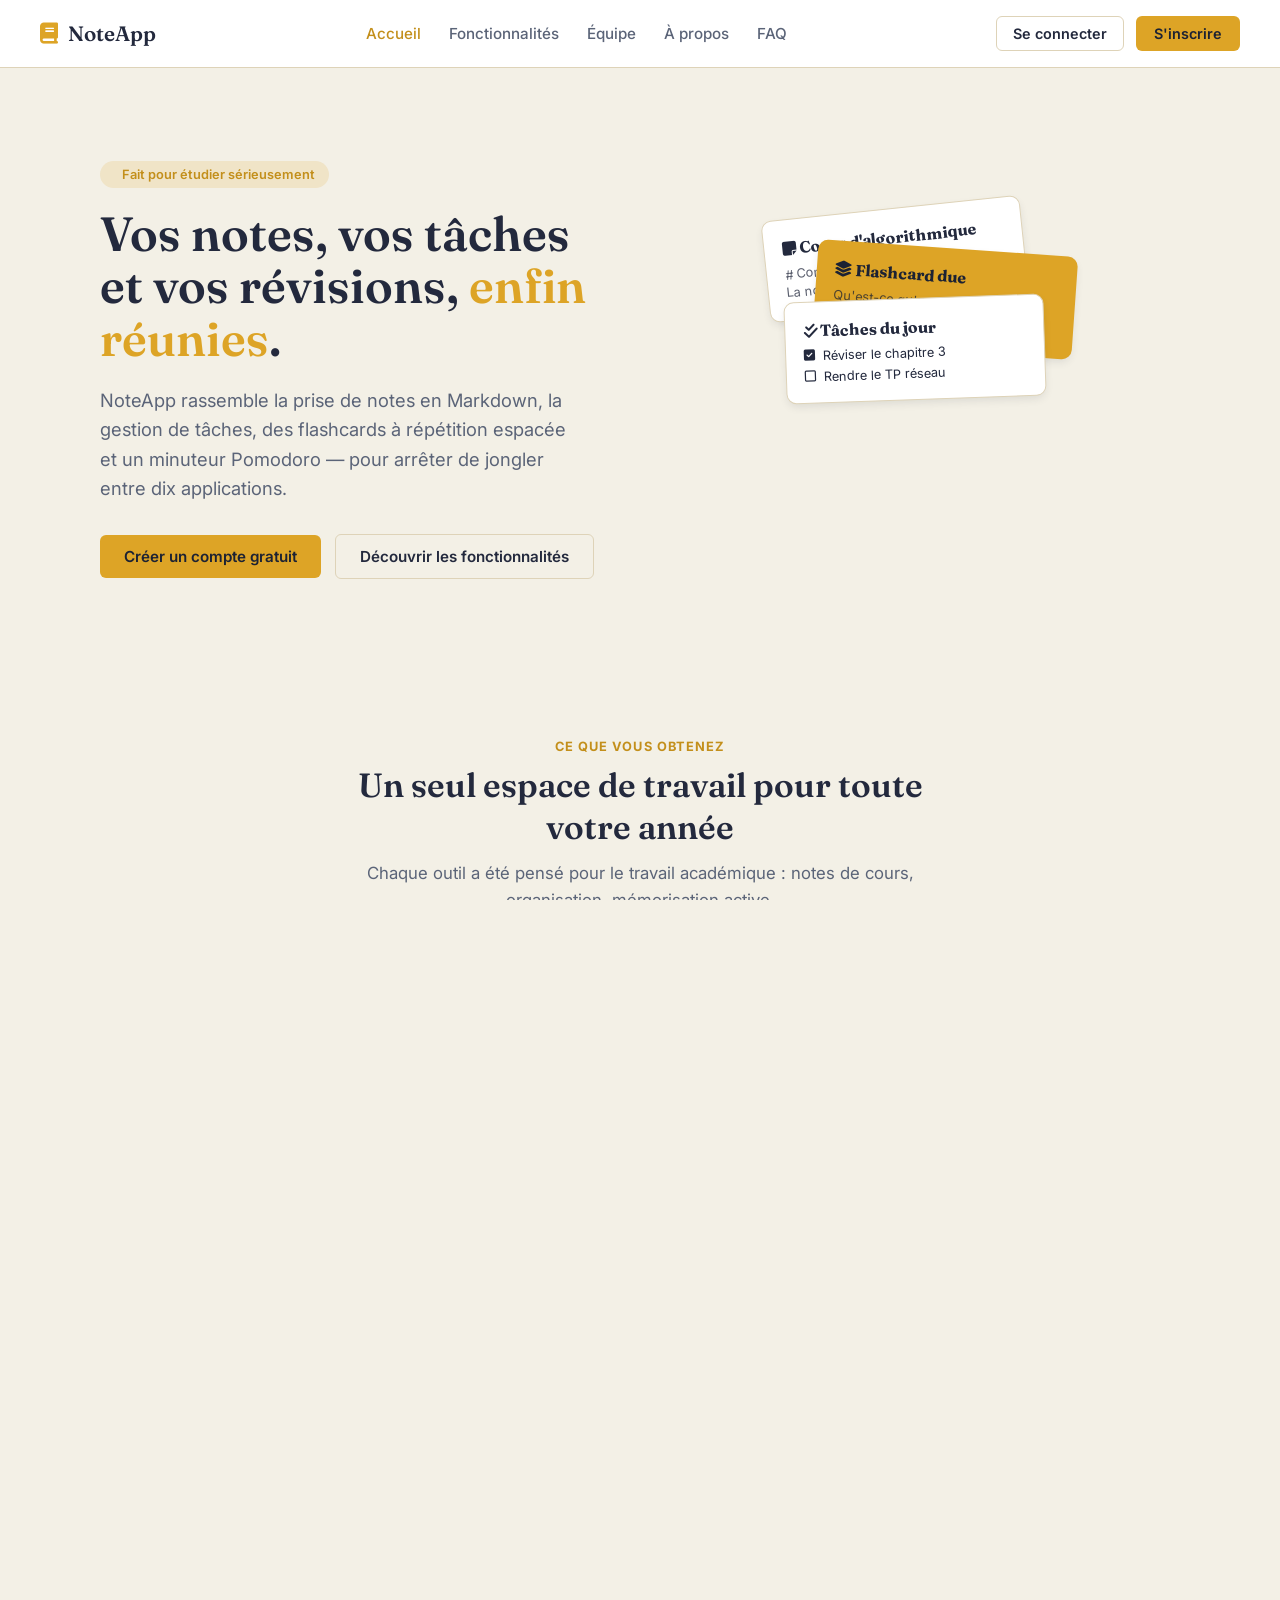
<file: index.html>
<!DOCTYPE html>
<html lang="fr" data-theme="light">
<head>
    <meta charset="UTF-8">
    <meta name="viewport" content="width=device-width, initial-scale=1.0">
    <meta name="description" content="NoteApp réunit vos notes en Markdown, vos tâches, des flashcards à répétition espacée et un minuteur Pomodoro dans un seul espace de travail étudiant.">
    <title>NoteApp — Notes, tâches et révisions au même endroit</title>
    <link rel="stylesheet" href="css/style.css?v=1785003892">
    <link rel="stylesheet" href="css/site.css?v=1785003892">
    <link rel="stylesheet" href="https://cdnjs.cloudflare.com/ajax/libs/font-awesome/6.4.0/css/all.min.css">
    <link rel="preconnect" href="https://fonts.googleapis.com">
    <link rel="preconnect" href="https://fonts.gstatic.com" crossorigin>
    <link href="https://fonts.googleapis.com/css2?family=Fraunces:opsz,wght@9..144,500;9..144,600;9..144,700&family=Inter:wght@400;500;600;700&family=JetBrains+Mono:wght@400;500;600&display=swap" rel="stylesheet">
</head>
<body class="site-page">

    <nav class="site-nav">
        <a href="index.html" class="site-nav-brand"><i class="fa-solid fa-book"></i> NoteApp</a>
        <div class="site-nav-links">
            <a href="index.html" class="active">Accueil</a>
            <a href="fonctionnalites.html">Fonctionnalités</a>
            <a href="equipe.html">Équipe</a>
            <a href="a-propos.html">À propos</a>
            <a href="faq.html">FAQ</a>
        </div>
        <div class="site-nav-actions" id="nav-actions"></div>
        <button class="nav-toggle" id="nav-toggle" aria-label="Ouvrir le menu" aria-expanded="false">
            <i class="fa-solid fa-bars"></i>
        </button>
    </nav>

    <section class="hero">
        <div class="hero-content">
            <span class="hero-eyebrow"><i class="fa-solid fa-sparkles"></i> Fait pour étudier sérieusement</span>
            <h1>Vos notes, vos tâches et vos révisions, <em>enfin réunies</em>.</h1>
            <p class="lead">
                NoteApp rassemble la prise de notes en Markdown, la gestion de tâches, des flashcards
                à répétition espacée et un minuteur Pomodoro — pour arrêter de jongler entre dix applications.
            </p>
            <div class="hero-actions">
                <a href="connexion.html?mode=register" class="btn-solid">Créer un compte gratuit</a>
                <a href="fonctionnalites.html" class="btn-outline">Découvrir les fonctionnalités</a>
            </div>
        </div>
        <div class="hero-visual">
            <div class="hero-card-stack">
                <div class="hero-mock-card">
                    <h4><i class="fa-solid fa-note-sticky"></i> Cours d'algorithmique</h4>
                    <p># Complexité<br>La notation **O(n)** décrit...</p>
                </div>
                <div class="hero-mock-card">
                    <h4><i class="fa-solid fa-layer-group"></i> Flashcard due</h4>
                    <p>Qu'est-ce qu'une pile (stack) ?</p>
                    <div class="mock-check"><i class="fa-solid fa-clock"></i> À revoir aujourd'hui</div>
                </div>
                <div class="hero-mock-card">
                    <h4><i class="fa-solid fa-check-double"></i> Tâches du jour</h4>
                    <div class="mock-check"><i class="fa-solid fa-square-check"></i> Réviser le chapitre 3</div>
                    <div class="mock-check"><i class="fa-regular fa-square"></i> Rendre le TP réseau</div>
                </div>
            </div>
        </div>
    </section>

    <section class="site-section">
        <div class="section-header">
            <div class="section-eyebrow">Ce que vous obtenez</div>
            <h2>Un seul espace de travail pour toute votre année</h2>
            <p>Chaque outil a été pensé pour le travail académique : notes de cours, organisation, mémorisation active.</p>
        </div>
        <div class="feature-grid">
            <div class="feature-card">
                <div class="feature-icon"><i class="fa-solid fa-pen-to-square"></i></div>
                <h3>Notes en Markdown</h3>
                <p>Mise en forme riche, coloration syntaxique du code, et liens entre vos notes façon wiki personnel.</p>
            </div>
            <div class="feature-card">
                <div class="feature-icon"><i class="fa-solid fa-check-double"></i></div>
                <h3>Tâches structurées</h3>
                <p>Priorités, échéances et sous-tâches pour ne plus rien oublier avant un rendu ou un examen.</p>
            </div>
            <div class="feature-card">
                <div class="feature-icon"><i class="fa-solid fa-layer-group"></i></div>
                <h3>Flashcards intelligentes</h3>
                <p>Un algorithme de répétition espacée programme vos révisions au moment optimal, comme Anki.</p>
            </div>
            <div class="feature-card">
                <div class="feature-icon"><i class="fa-solid fa-clock"></i></div>
                <h3>Minuteur Pomodoro</h3>
                <p>Des sessions de concentration chronométrées, directement à côté de vos notes de cours.</p>
            </div>
            <div class="feature-card">
                <div class="feature-icon"><i class="fa-solid fa-chart-pie"></i></div>
                <h3>Statistiques visuelles</h3>
                <p>Visualisez votre charge de travail et votre progression en un coup d'œil.</p>
            </div>
            <div class="feature-card">
                <div class="feature-icon"><i class="fa-solid fa-trash-can"></i></div>
                <h3>Corbeille & historique</h3>
                <p>Aucune perte : vos suppressions sont réversibles et chaque note garde ses versions précédentes.</p>
            </div>
        </div>
    </section>

    <div class="cta-band">
        <h2>Prêt à organiser votre travail ?</h2>
        <p>Créez votre compte en quelques secondes et retrouvez vos notes à chaque connexion.</p>
        <a href="connexion.html?mode=register" class="btn-solid">Commencer gratuitement</a>
    </div>

    <footer class="site-footer">
        <span>&copy; <span id="footer-year"></span> NoteApp — Projet étudiant, BIT Burkina Faso</span>
        <div class="site-footer-links">
            <a href="fonctionnalites.html">Fonctionnalités</a>
            <a href="equipe.html">Équipe</a>
            <a href="a-propos.html">À propos</a>
            <a href="faq.html">FAQ</a>
            <a href="connexion.html">Connexion</a>
        </div>
    </footer>

    <script src="js/auth.js?v=1785003892"></script>
    <script src="js/nav.js?v=1785003892"></script>
    <script>document.getElementById('footer-year').textContent = new Date().getFullYear();</script>
</body>
</html>
</file>
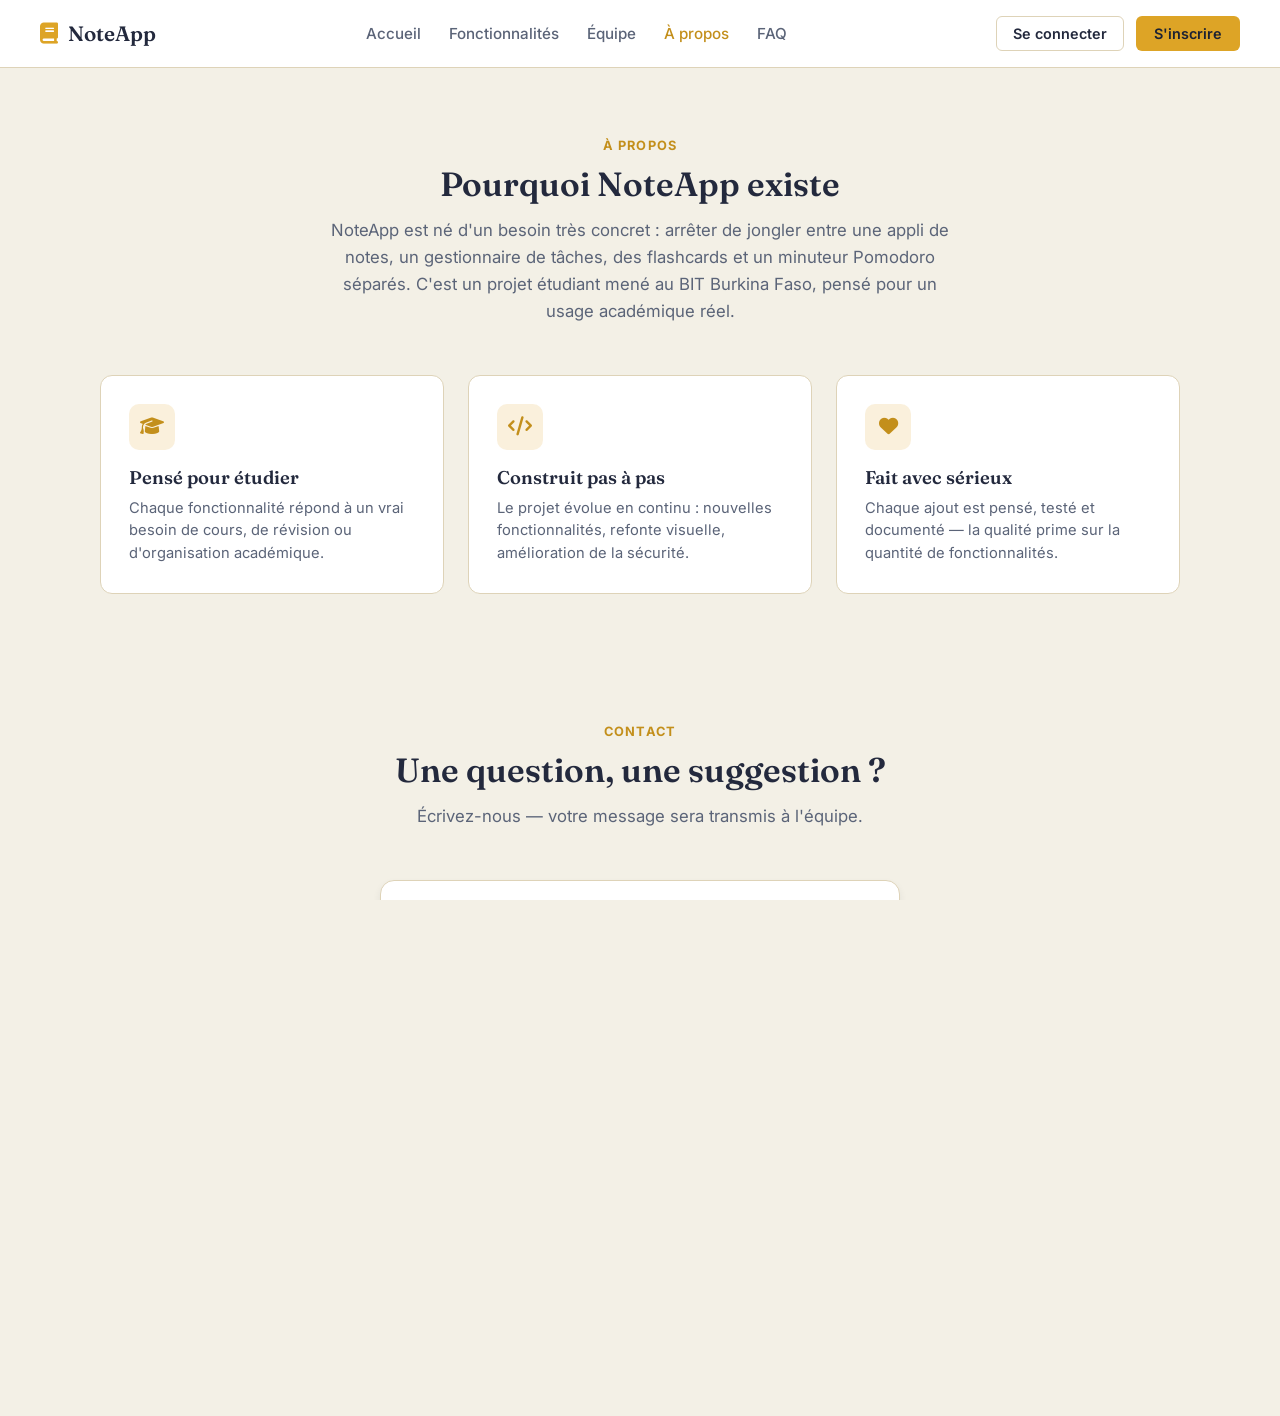
<file: a-propos.html>
<!DOCTYPE html>
<html lang="fr" data-theme="light">
<head>
    <meta charset="UTF-8">
    <meta name="viewport" content="width=device-width, initial-scale=1.0">
    <meta name="description" content="Découvrez l'équipe et la mission derrière NoteApp, et contactez-nous directement.">
    <title>À propos & Contact — NoteApp</title>
    <link rel="stylesheet" href="css/style.css?v=1785003892">
    <link rel="stylesheet" href="css/site.css?v=1785003892">
    <link rel="stylesheet" href="https://cdnjs.cloudflare.com/ajax/libs/font-awesome/6.4.0/css/all.min.css">
    <link rel="preconnect" href="https://fonts.googleapis.com">
    <link rel="preconnect" href="https://fonts.gstatic.com" crossorigin>
    <link href="https://fonts.googleapis.com/css2?family=Fraunces:opsz,wght@9..144,500;9..144,600;9..144,700&family=Inter:wght@400;500;600;700&family=JetBrains+Mono:wght@400;500;600&display=swap" rel="stylesheet">
</head>
<body class="site-page">

    <nav class="site-nav">
        <a href="index.html" class="site-nav-brand"><i class="fa-solid fa-book"></i> NoteApp</a>
        <div class="site-nav-links">
            <a href="index.html">Accueil</a>
            <a href="fonctionnalites.html">Fonctionnalités</a>
            <a href="equipe.html">Équipe</a>
            <a href="a-propos.html" class="active">À propos</a>
            <a href="faq.html">FAQ</a>
        </div>
        <div class="site-nav-actions" id="nav-actions"></div>
        <button class="nav-toggle" id="nav-toggle" aria-label="Ouvrir le menu" aria-expanded="false">
            <i class="fa-solid fa-bars"></i>
        </button>
    </nav>

    <section class="site-section">
        <div class="section-header">
            <div class="section-eyebrow">À propos</div>
            <h2>Pourquoi NoteApp existe</h2>
            <p>
                NoteApp est né d'un besoin très concret : arrêter de jongler entre une appli de notes,
                un gestionnaire de tâches, des flashcards et un minuteur Pomodoro séparés. C'est un projet
                étudiant mené au BIT Burkina Faso, pensé pour un usage académique réel.
            </p>
        </div>

        <div class="feature-grid" style="margin-bottom: 60px;">
            <div class="feature-card">
                <div class="feature-icon"><i class="fa-solid fa-graduation-cap"></i></div>
                <h3>Pensé pour étudier</h3>
                <p>Chaque fonctionnalité répond à un vrai besoin de cours, de révision ou d'organisation académique.</p>
            </div>
            <div class="feature-card">
                <div class="feature-icon"><i class="fa-solid fa-code"></i></div>
                <h3>Construit pas à pas</h3>
                <p>Le projet évolue en continu : nouvelles fonctionnalités, refonte visuelle, amélioration de la sécurité.</p>
            </div>
            <div class="feature-card">
                <div class="feature-icon"><i class="fa-solid fa-heart"></i></div>
                <h3>Fait avec sérieux</h3>
                <p>Chaque ajout est pensé, testé et documenté — la qualité prime sur la quantité de fonctionnalités.</p>
            </div>
        </div>
    </section>

    <section class="site-section" style="padding-top: 0;">
        <div class="section-header">
            <div class="section-eyebrow">Contact</div>
            <h2>Une question, une suggestion ?</h2>
            <p>Écrivez-nous — votre message sera transmis à l'équipe.</p>
        </div>

        <div class="auth-box" style="max-width: 520px; margin: 0 auto;">
            <div class="auth-error" id="contact-error"></div>
            <div class="auth-error" id="contact-success" style="background-color: rgba(76,122,94,0.12); color: var(--success);"></div>

            <form class="auth-form" id="form-contact">
                <div class="auth-field">
                    <label for="contact-name">Nom</label>
                    <input type="text" id="contact-name" required>
                </div>
                <div class="auth-field">
                    <label for="contact-email">Email</label>
                    <input type="email" id="contact-email" required>
                </div>
                <div class="auth-field">
                    <label for="contact-message">Message</label>
                    <textarea id="contact-message" required rows="4" style="padding:10px 12px; border-radius:6px; border:1px solid var(--border-color); background-color:var(--bg-primary); color:var(--text-primary); font-family:var(--font-family); resize:vertical;"></textarea>
                </div>
                <button type="submit" class="primary-btn auth-submit">Envoyer le message</button>
            </form>
        </div>
    </section>

    <footer class="site-footer">
        <span>&copy; <span id="footer-year"></span> NoteApp — Projet étudiant, BIT Burkina Faso</span>
        <div class="site-footer-links">
            <a href="fonctionnalites.html">Fonctionnalités</a>
            <a href="equipe.html">Équipe</a>
            <a href="a-propos.html">À propos</a>
            <a href="faq.html">FAQ</a>
            <a href="connexion.html">Connexion</a>
        </div>
    </footer>

    <script src="js/auth.js?v=1785003892"></script>
    <script src="js/nav.js?v=1785003892"></script>
    <script>
        document.getElementById('footer-year').textContent = new Date().getFullYear();

        const CONTACT_KEY = 'site_contact_messages';
        const form = document.getElementById('form-contact');
        const errorBox = document.getElementById('contact-error');
        const successBox = document.getElementById('contact-success');

        form.addEventListener('submit', (e) => {
            e.preventDefault();
            errorBox.classList.remove('visible');
            successBox.classList.remove('visible');

            const message = {
                id: generateId(),
                name: document.getElementById('contact-name').value.trim(),
                email: document.getElementById('contact-email').value.trim(),
                message: document.getElementById('contact-message').value.trim(),
                createdAt: new Date().toISOString()
            };

            const messages = JSON.parse(localStorage.getItem(CONTACT_KEY)) || [];
            messages.unshift(message);
            localStorage.setItem(CONTACT_KEY, JSON.stringify(messages));

            successBox.textContent = "Message envoyé ! Nous vous répondrons rapidement.";
            successBox.classList.add('visible');
            form.reset();
        });
    </script>
</body>
</html>
</file>
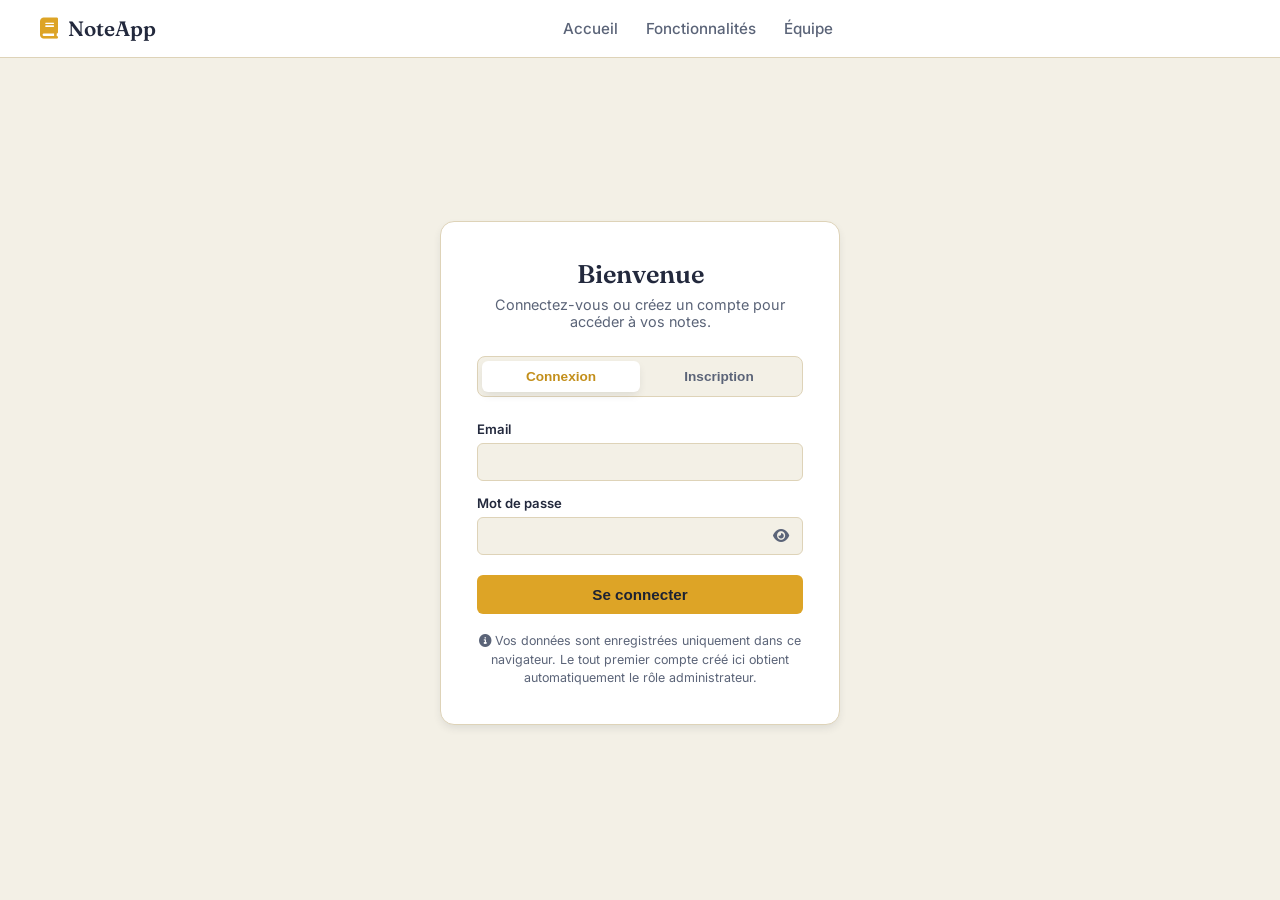
<file: admin.html>
<!DOCTYPE html>
<html lang="fr" data-theme="light">
<head>
    <meta charset="UTF-8">
    <meta name="viewport" content="width=device-width, initial-scale=1.0">
    <meta name="description" content="Tableau de bord administrateur NoteApp.">
    <meta name="robots" content="noindex, nofollow">
    <title>Administration — NoteApp</title>
    <link rel="stylesheet" href="css/style.css?v=1785003892">
    <link rel="stylesheet" href="css/site.css?v=1785003892">
    <link rel="stylesheet" href="https://cdnjs.cloudflare.com/ajax/libs/font-awesome/6.4.0/css/all.min.css">
    <link rel="preconnect" href="https://fonts.googleapis.com">
    <link rel="preconnect" href="https://fonts.gstatic.com" crossorigin>
    <link href="https://fonts.googleapis.com/css2?family=Fraunces:opsz,wght@9..144,500;9..144,600;9..144,700&family=Inter:wght@400;500;600;700&family=JetBrains+Mono:wght@400;500;600&display=swap" rel="stylesheet">
    <script src="js/auth.js?v=1785003892"></script>
    <script>
        // Garde d'accès : seul un compte avec le rôle "admin" peut voir cette page.
        requireAdmin();
    </script>
</head>
<body class="site-page">

    <nav class="site-nav">
        <a href="index.html" class="site-nav-brand"><i class="fa-solid fa-user-shield"></i> NoteApp — Admin</a>
        <div class="site-nav-links">
            <a href="app.html"><i class="fa-solid fa-book-open"></i> Retour à mes notes</a>
        </div>
        <div class="site-nav-actions">
            <button class="btn-outline" id="btn-admin-logout">Déconnexion</button>
        </div>
    </nav>

    <div class="admin-layout">
        <aside class="admin-sidebar">
            <div class="admin-sidebar-title">Administration</div>
            <button class="menu-btn active" data-tab="users"><i class="fa-solid fa-users"></i> Utilisateurs</button>
            <button class="menu-btn" data-tab="team"><i class="fa-solid fa-id-card"></i> Membres équipe</button>
            <button class="menu-btn" data-tab="messages"><i class="fa-solid fa-envelope"></i> Messages</button>
        </aside>

        <main class="admin-main">
            <div id="tab-content-users">
                <h1>Utilisateurs</h1>
                <p class="admin-subtitle">Tous les comptes créés sur ce navigateur, avec leurs données.</p>

                <div class="admin-stats-row" id="admin-stats-row"></div>

                <div class="admin-toolbar">
                    <div class="admin-search">
                        <i class="fa-solid fa-magnifying-glass"></i>
                        <input type="text" id="admin-user-search" placeholder="Rechercher par nom ou email...">
                    </div>
                    <button class="btn-outline" id="btn-export-users-csv"><i class="fa-solid fa-file-csv"></i> Exporter en CSV</button>
                </div>

                <div class="admin-table-wrapper">
                    <table class="admin-table">
                        <thead>
                            <tr>
                                <th>Utilisateur</th>
                                <th>Email</th>
                                <th>Rôle</th>
                                <th>Inscrit le</th>
                                <th>Données</th>
                                <th>Actions</th>
                            </tr>
                        </thead>
                        <tbody id="admin-users-tbody"></tbody>
                    </table>
                </div>
            </div>

            <div id="tab-content-team" class="hidden">
                <h1>Membres de l'équipe (page publique)</h1>
                <p class="admin-subtitle">Gérez ici les profils affichés sur la page "Équipe" du site.</p>
                <div class="admin-table-wrapper">
                    <table class="admin-table">
                        <thead>
                            <tr>
                                <th>Nom</th>
                                <th>Rôle</th>
                                <th>Bio</th>
                                <th>Actions</th>
                            </tr>
                        </thead>
                        <tbody id="admin-team-tbody"></tbody>
                    </table>
                </div>
            </div>

            <div id="tab-content-messages" class="hidden">
                <div class="admin-header-row">
                    <div>
                        <h1>Messages de contact</h1>
                        <p class="admin-subtitle">Messages envoyés depuis le formulaire de la page "À propos".</p>
                    </div>
                    <button class="small-btn" id="btn-clear-messages"><i class="fa-solid fa-trash-can"></i> Vider tous les messages</button>
                </div>
                <div id="messages-list"></div>
            </div>
        </main>
    </div>

    <!-- Panneau de détail d'un utilisateur -->
    <div class="admin-drawer hidden" id="admin-drawer">
        <div class="admin-drawer-panel">
            <div class="admin-drawer-header">
                <h3 id="drawer-user-name"></h3>
                <button class="icon-btn" id="btn-close-drawer"><i class="fa-solid fa-xmark"></i></button>
            </div>
            <div id="drawer-body"></div>
        </div>
    </div>

    <script src="js/admin.js?v=1785003892"></script>
</body>
</html>
</file>
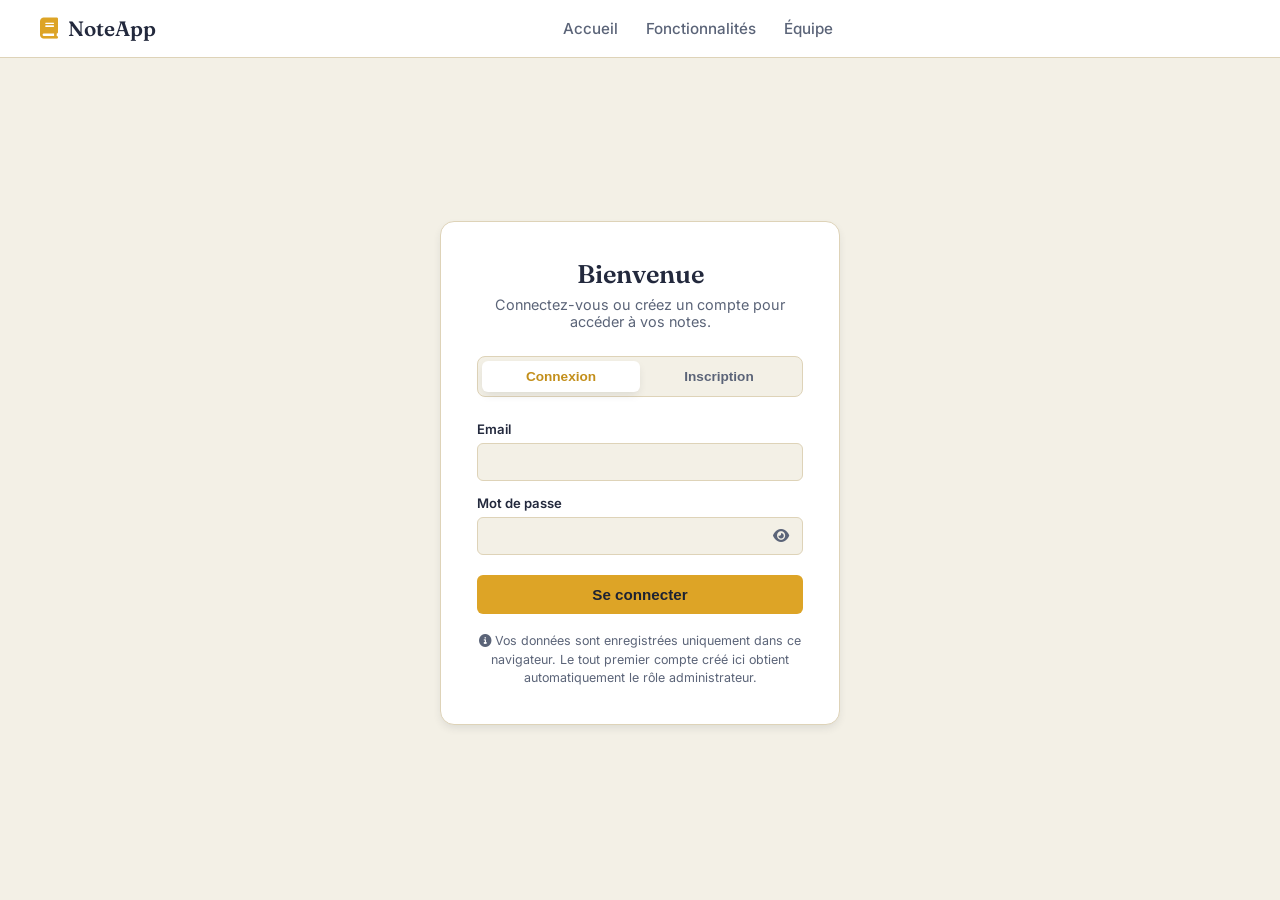
<file: connexion.html>
<!DOCTYPE html>
<html lang="fr" data-theme="light">
<head>
    <meta charset="UTF-8">
    <meta name="viewport" content="width=device-width, initial-scale=1.0">
    <meta name="description" content="Connectez-vous ou créez votre compte NoteApp pour accéder à vos notes, tâches et flashcards.">
    <title>Connexion — NoteApp</title>
    <link rel="stylesheet" href="css/style.css?v=1785003892">
    <link rel="stylesheet" href="css/site.css?v=1785003892">
    <link rel="stylesheet" href="https://cdnjs.cloudflare.com/ajax/libs/font-awesome/6.4.0/css/all.min.css">
    <link rel="preconnect" href="https://fonts.googleapis.com">
    <link rel="preconnect" href="https://fonts.gstatic.com" crossorigin>
    <link href="https://fonts.googleapis.com/css2?family=Fraunces:opsz,wght@9..144,500;9..144,600;9..144,700&family=Inter:wght@400;500;600;700&family=JetBrains+Mono:wght@400;500;600&display=swap" rel="stylesheet">
</head>
<body class="site-page">

    <nav class="site-nav">
        <a href="index.html" class="site-nav-brand"><i class="fa-solid fa-book"></i> NoteApp</a>
        <div class="site-nav-links">
            <a href="index.html">Accueil</a>
            <a href="fonctionnalites.html">Fonctionnalités</a>
            <a href="equipe.html">Équipe</a>
        </div>
        <div class="site-nav-actions"></div>
        <button class="nav-toggle" id="nav-toggle" aria-label="Ouvrir le menu" aria-expanded="false">
            <i class="fa-solid fa-bars"></i>
        </button>
    </nav>

    <div class="auth-wrapper">
        <div class="auth-box">
            <h1>Bienvenue</h1>
            <p class="auth-subtitle">Connectez-vous ou créez un compte pour accéder à vos notes.</p>

            <div class="auth-tabs">
                <button class="auth-tab active" id="tab-login" type="button">Connexion</button>
                <button class="auth-tab" id="tab-register" type="button">Inscription</button>
            </div>

            <div class="auth-error" id="auth-error"></div>

            <!-- CONNEXION -->
            <form class="auth-form" id="form-login" novalidate>
                <div class="auth-field">
                    <label for="login-email">Email</label>
                    <input type="email" id="login-email" required autocomplete="email">
                </div>
                <div class="auth-field">
                    <label for="login-password">Mot de passe</label>
                    <div class="password-field-wrapper">
                        <input type="password" id="login-password" required autocomplete="current-password">
                        <button type="button" class="btn-toggle-password" data-target="login-password" title="Afficher/masquer">
                            <i class="fa-solid fa-eye"></i>
                        </button>
                    </div>
                </div>
                <button type="submit" class="primary-btn auth-submit">Se connecter</button>
            </form>

            <!-- INSCRIPTION -->
            <form class="auth-form hidden" id="form-register" novalidate>
                <div class="auth-field">
                    <label for="register-name">Nom complet</label>
                    <input type="text" id="register-name" required autocomplete="name">
                </div>
                <div class="auth-field">
                    <label for="register-email">Email</label>
                    <input type="email" id="register-email" required autocomplete="email">
                </div>
                <div class="auth-field">
                    <label for="register-password">Mot de passe</label>
                    <div class="password-field-wrapper">
                        <input type="password" id="register-password" required minlength="4" autocomplete="new-password">
                        <button type="button" class="btn-toggle-password" data-target="register-password" title="Afficher/masquer">
                            <i class="fa-solid fa-eye"></i>
                        </button>
                    </div>
                    <div class="password-strength" id="password-strength">
                        <div class="password-strength-bar"><span id="password-strength-fill"></span></div>
                        <span id="password-strength-label"></span>
                    </div>
                </div>
                <button type="submit" class="primary-btn auth-submit">Créer mon compte</button>
            </form>

            <p class="auth-note">
                <i class="fa-solid fa-circle-info"></i>
                Vos données sont enregistrées uniquement dans ce navigateur.
                Le tout premier compte créé ici obtient automatiquement le rôle administrateur.
            </p>
        </div>
    </div>

    <script src="js/auth.js?v=1785003892"></script>
    <script src="js/nav.js?v=1785003892"></script>
    <script>
        const tabLogin = document.getElementById('tab-login');
        const tabRegister = document.getElementById('tab-register');
        const formLogin = document.getElementById('form-login');
        const formRegister = document.getElementById('form-register');
        const errorBox = document.getElementById('auth-error');

        function showError(message) {
            errorBox.textContent = message;
            errorBox.classList.add('visible');
        }

        function clearError() {
            errorBox.classList.remove('visible');
            errorBox.textContent = '';
        }

        function switchTab(mode) {
            clearError();
            const isRegister = mode === 'register';
            tabLogin.classList.toggle('active', !isRegister);
            tabRegister.classList.toggle('active', isRegister);
            formLogin.classList.toggle('hidden', isRegister);
            formRegister.classList.toggle('hidden', !isRegister);
        }

        tabLogin.addEventListener('click', () => switchTab('login'));
        tabRegister.addEventListener('click', () => switchTab('register'));

        // Ouvre directement sur l'onglet Inscription si ?mode=register
        const params = new URLSearchParams(window.location.search);
        if (params.get('mode') === 'register') switchTab('register');

        // Si déjà connecté, on file directement vers l'app
        if (getCurrentUser()) {
            window.location.href = 'app.html';
        }

        /* --- Afficher / masquer le mot de passe --- */
        document.querySelectorAll('.btn-toggle-password').forEach(btn => {
            btn.addEventListener('click', () => {
                const input = document.getElementById(btn.dataset.target);
                const icon = btn.querySelector('i');
                const isHidden = input.type === 'password';
                input.type = isHidden ? 'text' : 'password';
                icon.className = isHidden ? 'fa-solid fa-eye-slash' : 'fa-solid fa-eye';
            });
        });

        /* --- Indicateur de force du mot de passe (inscription) --- */
        const strengthFill = document.getElementById('password-strength-fill');
        const strengthLabel = document.getElementById('password-strength-label');

        function evaluatePasswordStrength(password) {
            if (!password) return { score: 0, label: '', className: '' };

            let score = 0;
            if (password.length >= 6) score++;
            if (password.length >= 10) score++;
            if (/[A-Z]/.test(password) && /[a-z]/.test(password)) score++;
            if (/[0-9]/.test(password)) score++;
            if (/[^A-Za-z0-9]/.test(password)) score++;

            if (score <= 1) return { score: 1, label: 'Faible', className: 'weak' };
            if (score <= 3) return { score: 2, label: 'Moyen', className: 'medium' };
            return { score: 3, label: 'Fort', className: 'strong' };
        }

        document.getElementById('register-password').addEventListener('input', (e) => {
            const result = evaluatePasswordStrength(e.target.value);
            strengthFill.className = result.className;
            strengthLabel.textContent = result.label;
            strengthLabel.className = result.className;
        });

        function isValidEmail(email) {
            return /^[^\s@]+@[^\s@]+\.[^\s@]+$/.test(email.trim());
        }

        formLogin.addEventListener('submit', async (e) => {
            e.preventDefault();
            clearError();

            const email = document.getElementById('login-email').value;
            const password = document.getElementById('login-password').value;

            if (!email.trim() || !password) {
                showError("Veuillez remplir l'email et le mot de passe.");
                return;
            }
            if (!isValidEmail(email)) {
                showError("Veuillez entrer une adresse email valide.");
                return;
            }

            try {
                await loginUser(email, password);
                window.location.href = 'app.html';
            } catch (err) {
                showError(err.message);
            }
        });

        formRegister.addEventListener('submit', async (e) => {
            e.preventDefault();
            clearError();

            const name = document.getElementById('register-name').value;
            const email = document.getElementById('register-email').value;
            const password = document.getElementById('register-password').value;

            if (!name.trim() || !email.trim() || !password) {
                showError('Veuillez remplir tous les champs.');
                return;
            }
            if (!isValidEmail(email)) {
                showError("Veuillez entrer une adresse email valide.");
                return;
            }
            if (password.length < 4) {
                showError('Le mot de passe doit contenir au moins 4 caractères.');
                return;
            }

            try {
                await registerUser({ name, email, password });
                window.location.href = 'app.html';
            } catch (err) {
                showError(err.message);
            }
        });
    </script>
</body>
</html>
</file>
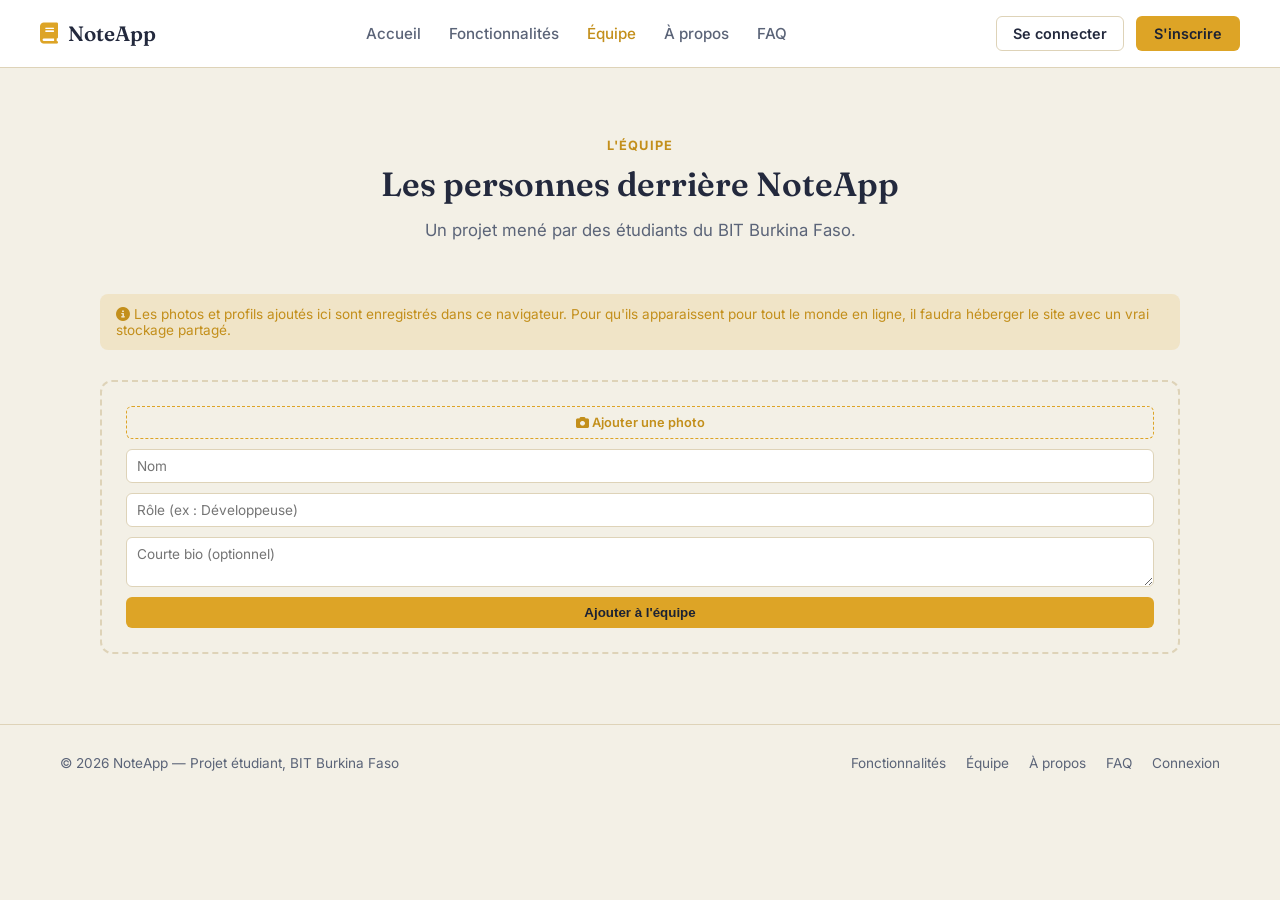
<file: equipe.html>
<!DOCTYPE html>
<html lang="fr" data-theme="light">
<head>
    <meta charset="UTF-8">
    <meta name="viewport" content="width=device-width, initial-scale=1.0">
    <meta name="description" content="Rencontrez l'équipe derrière NoteApp, un projet étudiant du BIT Burkina Faso.">
    <title>Équipe — NoteApp</title>
    <link rel="stylesheet" href="css/style.css?v=1785003892">
    <link rel="stylesheet" href="css/site.css?v=1785003892">
    <link rel="stylesheet" href="https://cdnjs.cloudflare.com/ajax/libs/font-awesome/6.4.0/css/all.min.css">
    <link rel="preconnect" href="https://fonts.googleapis.com">
    <link rel="preconnect" href="https://fonts.gstatic.com" crossorigin>
    <link href="https://fonts.googleapis.com/css2?family=Fraunces:opsz,wght@9..144,500;9..144,600;9..144,700&family=Inter:wght@400;500;600;700&family=JetBrains+Mono:wght@400;500;600&display=swap" rel="stylesheet">
</head>
<body class="site-page">

    <nav class="site-nav">
        <a href="index.html" class="site-nav-brand"><i class="fa-solid fa-book"></i> NoteApp</a>
        <div class="site-nav-links">
            <a href="index.html">Accueil</a>
            <a href="fonctionnalites.html">Fonctionnalités</a>
            <a href="equipe.html" class="active">Équipe</a>
            <a href="a-propos.html">À propos</a>
            <a href="faq.html">FAQ</a>
        </div>
        <div class="site-nav-actions" id="nav-actions"></div>
        <button class="nav-toggle" id="nav-toggle" aria-label="Ouvrir le menu" aria-expanded="false">
            <i class="fa-solid fa-bars"></i>
        </button>
    </nav>

    <section class="site-section">
        <div class="section-header">
            <div class="section-eyebrow">L'équipe</div>
            <h2>Les personnes derrière NoteApp</h2>
            <p>Un projet mené par des étudiants du BIT Burkina Faso.</p>
        </div>

        <div class="team-note">
            <i class="fa-solid fa-circle-info"></i>
            Les photos et profils ajoutés ici sont enregistrés dans ce navigateur. Pour qu'ils apparaissent
            pour tout le monde en ligne, il faudra héberger le site avec un vrai stockage partagé.
        </div>

        <div class="team-grid" id="team-grid"></div>
    </section>

    <footer class="site-footer">
        <span>&copy; <span id="footer-year"></span> NoteApp — Projet étudiant, BIT Burkina Faso</span>
        <div class="site-footer-links">
            <a href="fonctionnalites.html">Fonctionnalités</a>
            <a href="equipe.html">Équipe</a>
            <a href="a-propos.html">À propos</a>
            <a href="faq.html">FAQ</a>
            <a href="connexion.html">Connexion</a>
        </div>
    </footer>

    <script src="js/auth.js?v=1785003892"></script>
    <script src="js/nav.js?v=1785003892"></script>
    <script src="js/team.js?v=1785003892"></script>
    <script>document.getElementById('footer-year').textContent = new Date().getFullYear();</script>
</body>
</html>
</file>
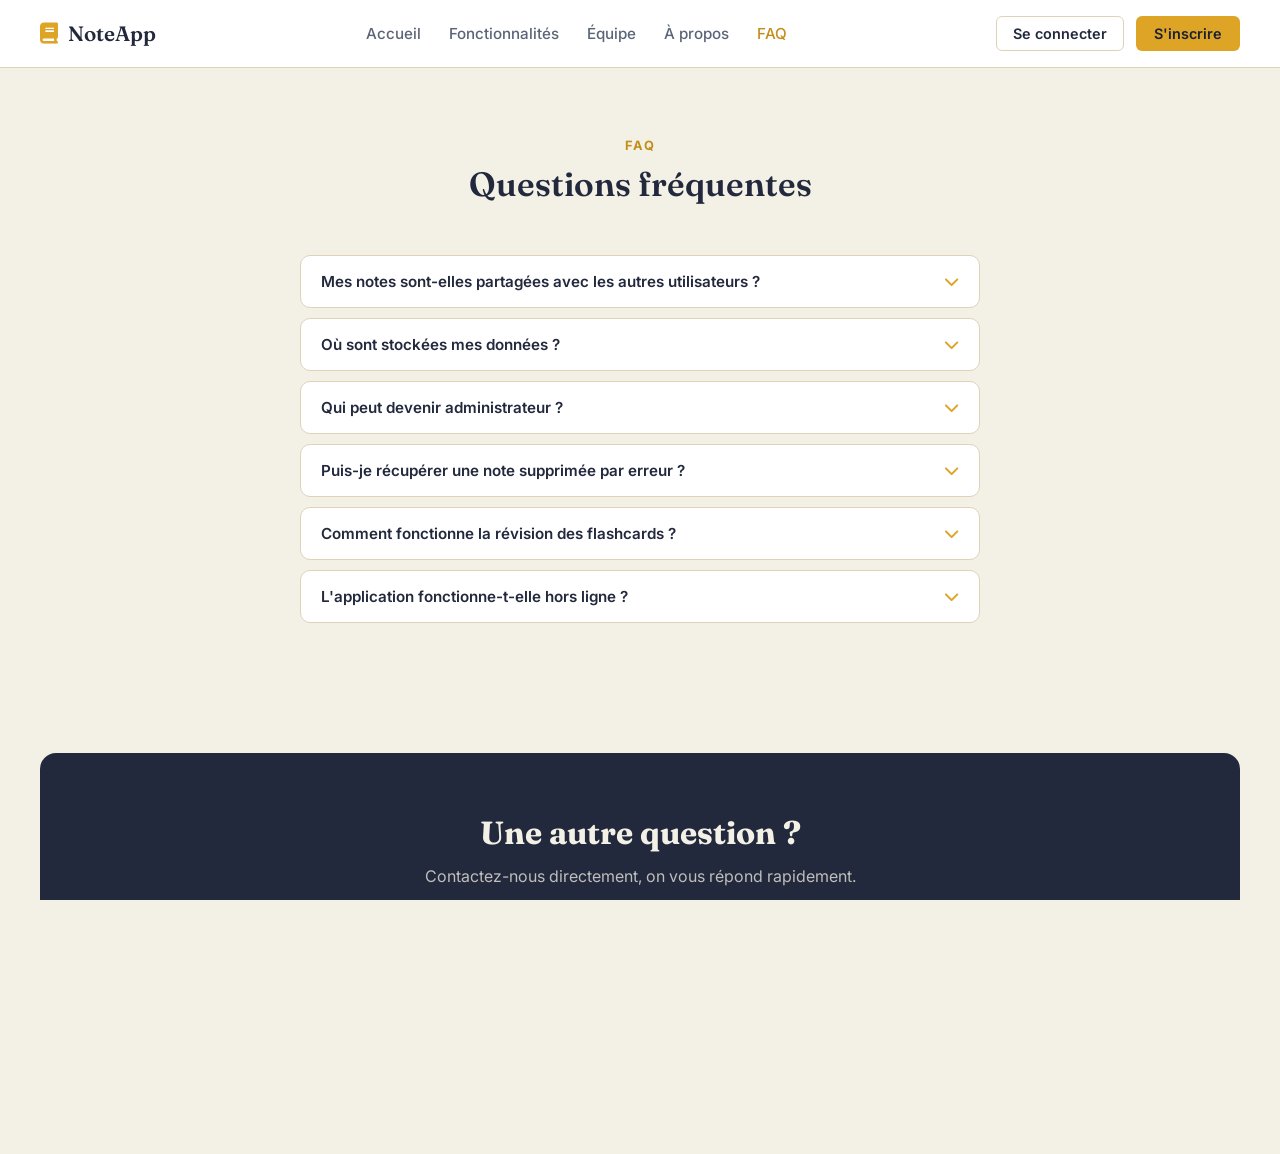
<file: faq.html>
<!DOCTYPE html>
<html lang="fr" data-theme="light">
<head>
    <meta charset="UTF-8">
    <meta name="viewport" content="width=device-width, initial-scale=1.0">
    <meta name="description" content="Réponses aux questions fréquentes sur NoteApp : sécurité des données, comptes, fonctionnalités.">
    <title>FAQ — NoteApp</title>
    <link rel="stylesheet" href="css/style.css?v=1785003892">
    <link rel="stylesheet" href="css/site.css?v=1785003892">
    <link rel="stylesheet" href="https://cdnjs.cloudflare.com/ajax/libs/font-awesome/6.4.0/css/all.min.css">
    <link rel="preconnect" href="https://fonts.googleapis.com">
    <link rel="preconnect" href="https://fonts.gstatic.com" crossorigin>
    <link href="https://fonts.googleapis.com/css2?family=Fraunces:opsz,wght@9..144,500;9..144,600;9..144,700&family=Inter:wght@400;500;600;700&family=JetBrains+Mono:wght@400;500;600&display=swap" rel="stylesheet">
</head>
<body class="site-page">

    <nav class="site-nav">
        <a href="index.html" class="site-nav-brand"><i class="fa-solid fa-book"></i> NoteApp</a>
        <div class="site-nav-links">
            <a href="index.html">Accueil</a>
            <a href="fonctionnalites.html">Fonctionnalités</a>
            <a href="equipe.html">Équipe</a>
            <a href="a-propos.html">À propos</a>
            <a href="faq.html" class="active">FAQ</a>
        </div>
        <div class="site-nav-actions" id="nav-actions"></div>
        <button class="nav-toggle" id="nav-toggle" aria-label="Ouvrir le menu" aria-expanded="false">
            <i class="fa-solid fa-bars"></i>
        </button>
    </nav>

    <section class="site-section" style="max-width: 800px;">
        <div class="section-header">
            <div class="section-eyebrow">FAQ</div>
            <h2>Questions fréquentes</h2>
        </div>

        <div class="faq-list" id="faq-list"></div>
    </section>

    <div class="cta-band">
        <h2>Une autre question ?</h2>
        <p>Contactez-nous directement, on vous répond rapidement.</p>
        <a href="a-propos.html" class="btn-solid">Nous contacter</a>
    </div>

    <footer class="site-footer">
        <span>&copy; <span id="footer-year"></span> NoteApp — Projet étudiant, BIT Burkina Faso</span>
        <div class="site-footer-links">
            <a href="fonctionnalites.html">Fonctionnalités</a>
            <a href="equipe.html">Équipe</a>
            <a href="a-propos.html">À propos</a>
            <a href="faq.html">FAQ</a>
            <a href="connexion.html">Connexion</a>
        </div>
    </footer>

    <script src="js/auth.js?v=1785003892"></script>
    <script src="js/nav.js?v=1785003892"></script>
    <script>
        document.getElementById('footer-year').textContent = new Date().getFullYear();

        const faqs = [
            {
                q: "Mes notes sont-elles partagées avec les autres utilisateurs ?",
                a: "Non. Chaque compte a ses propres notes, tâches et flashcards, complètement séparées des autres comptes."
            },
            {
                q: "Où sont stockées mes données ?",
                a: "Actuellement, tout est stocké localement dans votre navigateur (aucun serveur externe). Cela veut dire que vos données restent sur cet appareil : pensez à utiliser la fonction d'export JSON (dans Statistiques) pour en garder une copie de sauvegarde."
            },
            {
                q: "Qui peut devenir administrateur ?",
                a: "Le tout premier compte créé sur un navigateur devient automatiquement administrateur. Un administrateur peut ensuite promouvoir d'autres comptes depuis l'espace admin."
            },
            {
                q: "Puis-je récupérer une note supprimée par erreur ?",
                a: "Oui : les notes supprimées vont dans la Corbeille et y restent 30 jours avant suppression définitive. Vous pouvez les restaurer à tout moment depuis cette section."
            },
            {
                q: "Comment fonctionne la révision des flashcards ?",
                a: "NoteApp utilise un algorithme de répétition espacée : plus vous réussissez une carte, plus l'intervalle avant la prochaine révision s'allonge. Une carte ratée revient dès le lendemain."
            },
            {
                q: "L'application fonctionne-t-elle hors ligne ?",
                a: "L'interface fonctionne sans connexion une fois chargée, mais certaines polices et bibliothèques (Markdown, graphiques) sont chargées depuis internet au premier accès."
            }
        ];

        const list = document.getElementById('faq-list');
        faqs.forEach((item, i) => {
            const el = document.createElement('div');
            el.className = 'faq-item';
            el.innerHTML = `
                <button class="faq-question" type="button">
                    <span>${item.q}</span>
                    <i class="fa-solid fa-chevron-down"></i>
                </button>
                <div class="faq-answer"><p>${item.a}</p></div>
            `;
            el.querySelector('.faq-question').addEventListener('click', () => {
                el.classList.toggle('open');
            });
            list.appendChild(el);
        });
    </script>
</body>
</html>
</file>
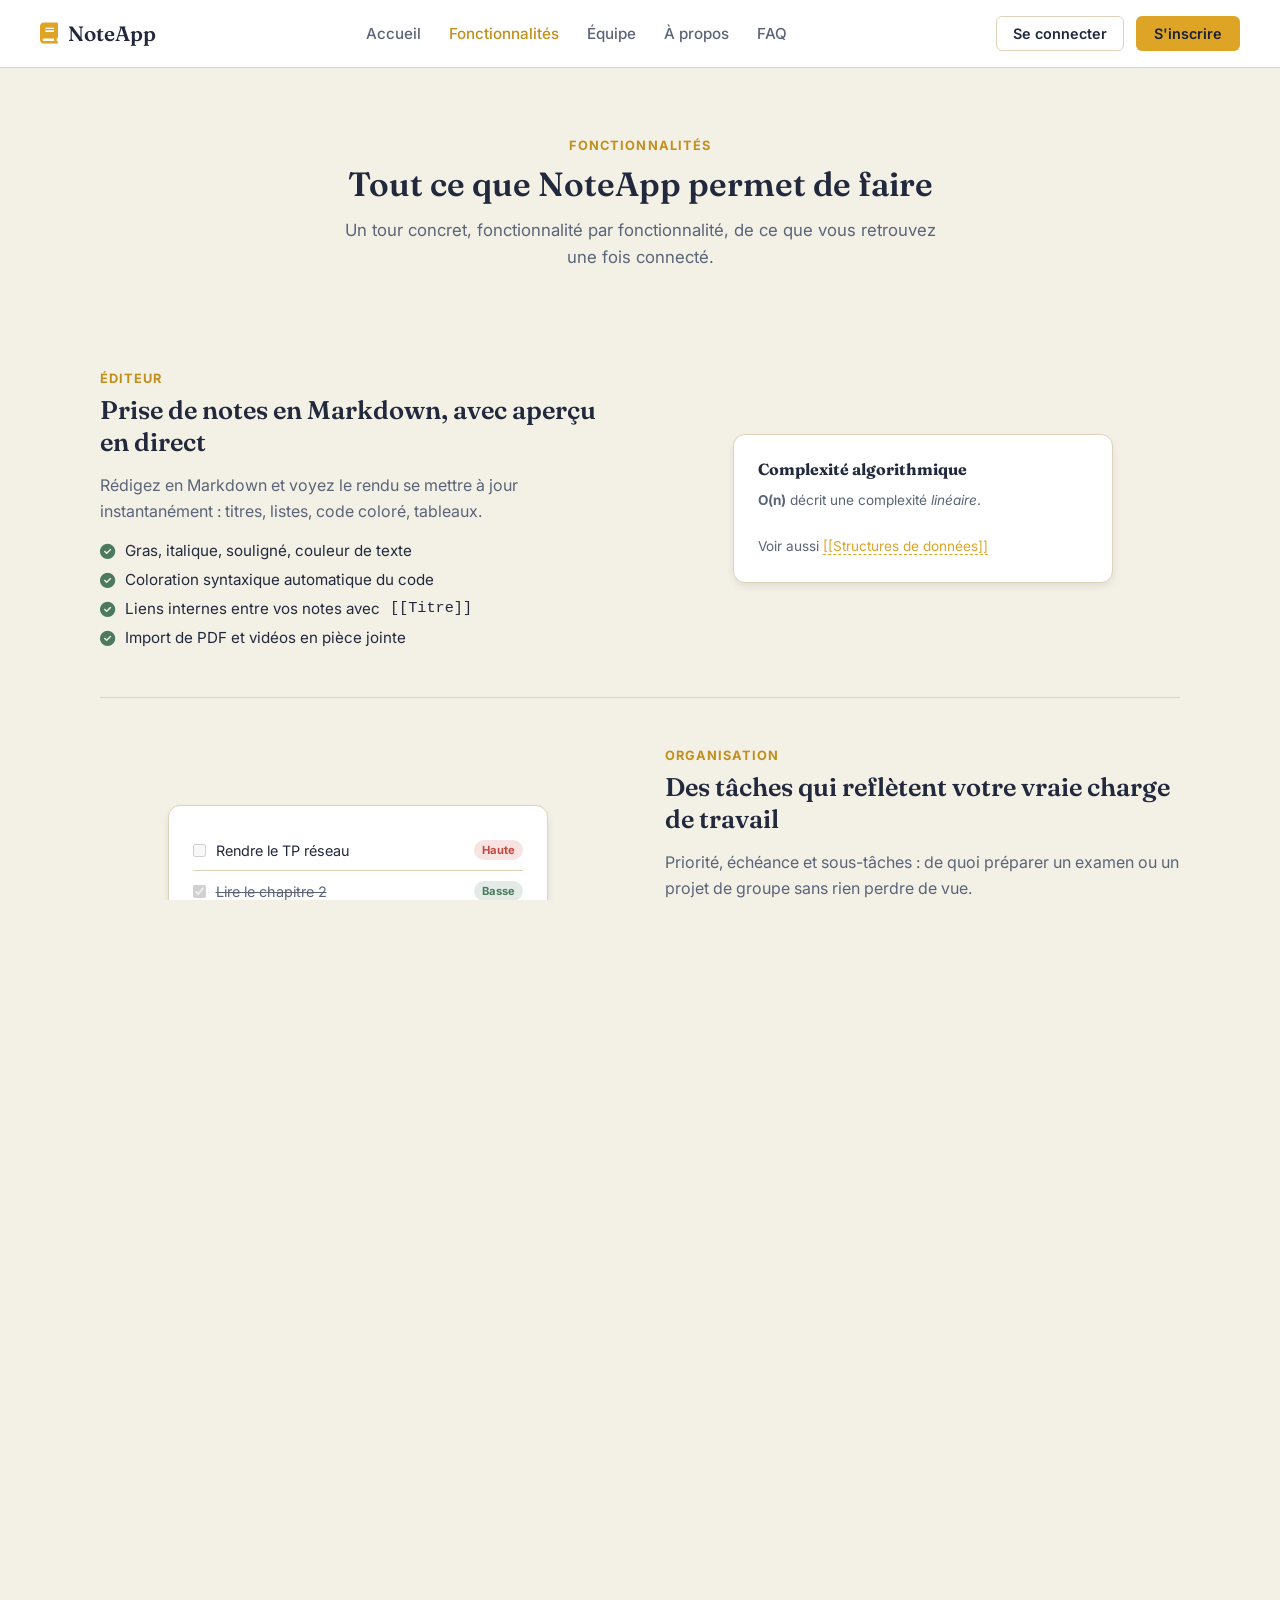
<file: fonctionnalites.html>
<!DOCTYPE html>
<html lang="fr" data-theme="light">
<head>
    <meta charset="UTF-8">
    <meta name="viewport" content="width=device-width, initial-scale=1.0">
    <meta name="description" content="Découvrez en détail l'éditeur Markdown, les tâches, les flashcards à répétition espacée et les statistiques de NoteApp.">
    <title>Fonctionnalités — NoteApp</title>
    <link rel="stylesheet" href="css/style.css?v=1785003892">
    <link rel="stylesheet" href="css/site.css?v=1785003892">
    <link rel="stylesheet" href="https://cdnjs.cloudflare.com/ajax/libs/font-awesome/6.4.0/css/all.min.css">
    <link rel="preconnect" href="https://fonts.googleapis.com">
    <link rel="preconnect" href="https://fonts.gstatic.com" crossorigin>
    <link href="https://fonts.googleapis.com/css2?family=Fraunces:opsz,wght@9..144,500;9..144,600;9..144,700&family=Inter:wght@400;500;600;700&family=JetBrains+Mono:wght@400;500;600&display=swap" rel="stylesheet">
</head>
<body class="site-page">

    <nav class="site-nav">
        <a href="index.html" class="site-nav-brand"><i class="fa-solid fa-book"></i> NoteApp</a>
        <div class="site-nav-links">
            <a href="index.html">Accueil</a>
            <a href="fonctionnalites.html" class="active">Fonctionnalités</a>
            <a href="equipe.html">Équipe</a>
            <a href="a-propos.html">À propos</a>
            <a href="faq.html">FAQ</a>
        </div>
        <div class="site-nav-actions" id="nav-actions"></div>
        <button class="nav-toggle" id="nav-toggle" aria-label="Ouvrir le menu" aria-expanded="false">
            <i class="fa-solid fa-bars"></i>
        </button>
    </nav>

    <section class="site-section">
        <div class="section-header">
            <div class="section-eyebrow">Fonctionnalités</div>
            <h2>Tout ce que NoteApp permet de faire</h2>
            <p>Un tour concret, fonctionnalité par fonctionnalité, de ce que vous retrouvez une fois connecté.</p>
        </div>

        <div class="feature-detail">
            <div class="feature-detail-text">
                <div class="section-eyebrow">Éditeur</div>
                <h3>Prise de notes en Markdown, avec aperçu en direct</h3>
                <p>Rédigez en Markdown et voyez le rendu se mettre à jour instantanément : titres, listes, code coloré, tableaux.</p>
                <ul>
                    <li><i class="fa-solid fa-circle-check"></i> Gras, italique, souligné, couleur de texte</li>
                    <li><i class="fa-solid fa-circle-check"></i> Coloration syntaxique automatique du code</li>
                    <li><i class="fa-solid fa-circle-check"></i> Liens internes entre vos notes avec <code>[[Titre]]</code></li>
                    <li><i class="fa-solid fa-circle-check"></i> Import de PDF et vidéos en pièce jointe</li>
                </ul>
            </div>
            <div class="feature-detail-visual">
                <div class="visual-frame">
                    <h4 style="font-family: var(--font-display); margin-bottom: 10px;">Complexité algorithmique</h4>
                    <p style="font-size: 0.85rem; color: var(--text-secondary); line-height: 1.7;">
                        <strong>O(n)</strong> décrit une complexité <em>linéaire</em>.<br><br>
                        Voir aussi <span style="color: var(--accent); border-bottom: 1px dashed var(--accent);">[[Structures de données]]</span>
                    </p>
                </div>
            </div>
        </div>

        <div class="feature-detail reverse">
            <div class="feature-detail-text">
                <div class="section-eyebrow">Organisation</div>
                <h3>Des tâches qui reflètent votre vraie charge de travail</h3>
                <p>Priorité, échéance et sous-tâches : de quoi préparer un examen ou un projet de groupe sans rien perdre de vue.</p>
                <ul>
                    <li><i class="fa-solid fa-circle-check"></i> Priorités basse / moyenne / haute</li>
                    <li><i class="fa-solid fa-circle-check"></i> Dates d'échéance avec alerte de retard</li>
                    <li><i class="fa-solid fa-circle-check"></i> Sous-tâches dépliables</li>
                </ul>
            </div>
            <div class="feature-detail-visual">
                <div class="visual-frame">
                    <div style="display:flex; align-items:center; gap:10px; padding:10px 0; border-bottom:1px solid var(--border-color);">
                        <input type="checkbox" disabled> <span style="flex:1; font-size:0.9rem;">Rendre le TP réseau</span>
                        <span class="priority-badge priority-haute">Haute</span>
                    </div>
                    <div style="display:flex; align-items:center; gap:10px; padding:10px 0;">
                        <input type="checkbox" checked disabled> <span style="flex:1; font-size:0.9rem; text-decoration:line-through; color:var(--text-secondary);">Lire le chapitre 2</span>
                        <span class="priority-badge priority-basse">Basse</span>
                    </div>
                </div>
            </div>
        </div>

        <div class="feature-detail">
            <div class="feature-detail-text">
                <div class="section-eyebrow">Mémorisation</div>
                <h3>Des flashcards qui savent quand vous réviser</h3>
                <p>Un algorithme de répétition espacée (inspiré d'Anki) programme chaque carte au moment idéal pour la mémoire long terme.</p>
                <ul>
                    <li><i class="fa-solid fa-circle-check"></i> Intervalles de révision qui s'allongent automatiquement</li>
                    <li><i class="fa-solid fa-circle-check"></i> Notation en 4 niveaux : Encore / Difficile / Bien / Facile</li>
                    <li><i class="fa-solid fa-circle-check"></i> Suivi de progression : nouvelles, en cours, maîtrisées</li>
                </ul>
            </div>
            <div class="feature-detail-visual">
                <div class="visual-frame" style="text-align:center;">
                    <p style="font-size:0.8rem; color:var(--text-secondary); margin-bottom:10px;">Carte 2 / 8</p>
                    <div style="background:var(--bg-primary); border:1px solid var(--border-color); border-radius:8px; padding:24px; margin-bottom:14px;">
                        Qu'est-ce qu'une pile (stack) ?
                    </div>
                    <div style="display:flex; gap:6px; justify-content:center; flex-wrap:wrap;">
                        <span class="rate-btn rate-again" style="cursor:default;">Encore</span>
                        <span class="rate-btn rate-good" style="cursor:default;">Bien</span>
                        <span class="rate-btn rate-easy" style="cursor:default;">Facile</span>
                    </div>
                </div>
            </div>
        </div>

        <div class="feature-detail reverse">
            <div class="feature-detail-text">
                <div class="section-eyebrow">Sécurité des données</div>
                <h3>Rien ne se perd vraiment</h3>
                <p>Une suppression n'est jamais définitive tout de suite, et chaque note garde la trace de ses versions précédentes.</p>
                <ul>
                    <li><i class="fa-solid fa-circle-check"></i> Corbeille conservée 30 jours</li>
                    <li><i class="fa-solid fa-circle-check"></i> Historique de versions restaurable</li>
                    <li><i class="fa-solid fa-circle-check"></i> Export/Import complet de vos données en JSON</li>
                </ul>
            </div>
            <div class="feature-detail-visual">
                <div class="visual-frame">
                    <div style="display:flex; justify-content:space-between; align-items:center; padding:10px 12px; background:var(--bg-primary); border-radius:6px; margin-bottom:8px;">
                        <span style="font-size:0.85rem;">Cours de réseaux — v.2</span>
                        <span style="font-size:0.75rem; color:var(--text-secondary);">Il y a 2h</span>
                    </div>
                    <div style="display:flex; justify-content:space-between; align-items:center; padding:10px 12px; background:var(--bg-primary); border-radius:6px;">
                        <span style="font-size:0.85rem;">Cours de réseaux — v.1</span>
                        <span style="font-size:0.75rem; color:var(--text-secondary);">Hier</span>
                    </div>
                </div>
            </div>
        </div>
    </section>

    <div class="cta-band">
        <h2>Envie de l'essayer sur vos propres cours ?</h2>
        <p>La création de compte prend moins d'une minute.</p>
        <a href="connexion.html?mode=register" class="btn-solid">Créer mon compte</a>
    </div>

    <footer class="site-footer">
        <span>&copy; <span id="footer-year"></span> NoteApp — Projet étudiant, BIT Burkina Faso</span>
        <div class="site-footer-links">
            <a href="fonctionnalites.html">Fonctionnalités</a>
            <a href="equipe.html">Équipe</a>
            <a href="a-propos.html">À propos</a>
            <a href="faq.html">FAQ</a>
            <a href="connexion.html">Connexion</a>
        </div>
    </footer>

    <script src="js/auth.js?v=1785003892"></script>
    <script src="js/nav.js?v=1785003892"></script>
    <script>document.getElementById('footer-year').textContent = new Date().getFullYear();</script>
</body>
</html>
</file>
<file: css/style.css>
:root {
    /* --- Thème clair : "Papier & Encre" --- */
    --bg-primary: #f3f0e6;
    --bg-secondary: #ffffff;
    --bg-sidebar: #eae3d0;
    --text-primary: #23293d;
    --text-secondary: #5b6478;
    --border-color: #ded3b8;
    --accent: #dda426;
    --accent-hover: #c38f1b;
    --accent-soft: rgba(221, 164, 38, 0.16);
    --marker: rgba(221, 164, 38, 0.38);
    --danger: #c2483d;
    --success: #4c7a5e;
    --on-accent: #1c2233;
    --shadow: 0 4px 10px -2px rgba(35, 41, 61, 0.12);

    --font-display: 'Fraunces', 'Georgia', serif;
    --font-family: 'Inter', -apple-system, BlinkMacSystemFont, "Segoe UI", Roboto, sans-serif;
    --font-mono: 'JetBrains Mono', 'SF Mono', Consolas, monospace;
}

[data-theme="dark"] {
    /* --- Thème sombre : "Lampe de bureau" --- */
    --bg-primary: #181b22;
    --bg-secondary: #21252e;
    --bg-sidebar: #14161c;
    --text-primary: #ede7d6;
    --text-secondary: #8b8f9c;
    --border-color: #2c303b;
    --accent: #efb255;
    --accent-hover: #f5c271;
    --accent-soft: rgba(239, 178, 85, 0.14);
    --marker: rgba(239, 178, 85, 0.24);
    --danger: #e36657;
    --success: #63a67f;
    --on-accent: #1c2233;
    --shadow: 0 4px 14px -2px rgba(0, 0, 0, 0.5);
}

@media (prefers-reduced-motion: reduce) {
    *, *::before, *::after {
        animation-duration: 0.001ms !important;
        transition-duration: 0.001ms !important;
    }
}

*:focus-visible {
    outline: 2px solid var(--accent);
    outline-offset: 2px;
}

* {
    box-sizing: border-box;
    margin: 0;
    padding: 0;
}

body, html {
    height: 100%;
    font-family: var(--font-family);
    background-color: var(--bg-primary);
    color: var(--text-primary);
    overflow: hidden;
}

.app-container {
    display: flex;
    height: 100vh;
    width: 100vw;
}

.app-container.zen-mode #sidebar-left,
.app-container.zen-mode .topbar,
.app-container.zen-mode .notes-sidebar {
    display: none !important;
}

/* SIDEBAR */
.sidebar {
    width: 250px;
    background-color: var(--bg-sidebar);
    border-right: 1px solid var(--border-color);
    display: flex;
    flex-direction: column;
    padding: 15px;
    gap: 20px;
    overflow-y: auto;
}

.sidebar-header {
    display: flex;
    justify-content: space-between;
    align-items: center;
}

.sidebar-header h2 {
    font-size: 1.2rem;
    font-family: var(--font-display);
    font-weight: 600;
    letter-spacing: 0.01em;
    color: var(--accent);
}

.tasks-container h2,
.flashcards-container h2,
.pomodoro-container h2,
.stats-container h2,
.trash-container h2 {
    font-family: var(--font-display);
    font-weight: 600;
    font-size: 1.6rem;
    letter-spacing: 0.01em;
}

.sidebar-nav {
    display: flex;
    flex-direction: column;
    gap: 5px;
}

.menu-btn {
    position: relative;
    display: flex;
    align-items: center;
    gap: 10px;
    padding: 10px 10px 10px 14px;
    border: none;
    background: transparent;
    color: var(--text-primary);
    border-radius: 6px;
    cursor: pointer;
    font-size: 0.95rem;
    transition: background-color 0.2s ease, color 0.2s ease;
}

.menu-btn::before {
    content: '';
    position: absolute;
    left: -4px;
    top: 50%;
    width: 4px;
    height: 62%;
    background-color: var(--accent);
    border-radius: 0 3px 3px 0;
    transform: translateY(-50%) scaleY(0);
    transition: transform 0.22s ease;
}

.menu-btn:hover, .menu-btn.active {
    background-color: var(--accent-soft);
    color: var(--accent-hover);
}

.menu-btn.active::before {
    transform: translateY(-50%) scaleY(1);
}

.folders-section {
    flex: 1;
}

.section-title {
    display: flex;
    justify-content: space-between;
    align-items: center;
    font-size: 0.85rem;
    text-transform: uppercase;
    color: var(--text-secondary);
    margin-bottom: 10px;
}

.folders-list {
    list-style: none;
    display: flex;
    flex-direction: column;
    gap: 4px;
}

.folders-list li {
    position: relative;
    padding: 8px 10px 8px 14px;
    border-radius: 4px;
    cursor: pointer;
    font-size: 0.9rem;
    display: flex;
    align-items: center;
    gap: 8px;
    transition: background-color 0.2s ease;
}

.folders-list li::before {
    content: '';
    position: absolute;
    left: -4px;
    top: 50%;
    width: 4px;
    height: 55%;
    background-color: var(--accent);
    border-radius: 0 3px 3px 0;
    transform: translateY(-50%) scaleY(0);
    transition: transform 0.22s ease;
}

.folders-list li:hover {
    background-color: var(--border-color);
}

.folders-list li.active {
    background-color: var(--accent-soft);
    color: var(--accent-hover);
    font-weight: 600;
}

.folders-list li.active::before {
    transform: translateY(-50%) scaleY(1);
}

.btn-delete-folder {
    background: transparent;
    border: none;
    color: var(--text-secondary);
    cursor: pointer;
    font-size: 0.75rem;
    padding: 2px 4px;
    opacity: 0;
    transition: opacity 0.15s ease, color 0.15s ease;
    flex-shrink: 0;
}

.folders-list li:hover .btn-delete-folder {
    opacity: 1;
}

.btn-delete-folder:hover {
    color: var(--danger);
}

/* WIDGET AUDIO */
.audio-widget {
    background-color: var(--bg-secondary);
    padding: 12px;
    border-radius: 8px;
    border: 1px solid var(--border-color);
    display: flex;
    flex-direction: column;
    gap: 10px;
}

.audio-header {
    font-size: 0.85rem;
    font-weight: bold;
}

.btn-import-audio-label {
    background-color: var(--bg-primary);
    border: 1px dashed var(--accent);
    color: var(--accent);
    padding: 8px;
    border-radius: 6px;
    text-align: center;
    cursor: pointer;
    font-size: 0.8rem;
    font-weight: 500;
    display: flex;
    align-items: center;
    justify-content: center;
    gap: 6px;
    transition: background-color 0.2s;
}

.btn-import-audio-label:hover {
    background-color: var(--accent-soft);
}

.audio-controls {
    display: flex;
    align-items: center;
    gap: 10px;
}

.audio-filename {
    font-size: 0.75rem;
    color: var(--text-secondary);
    white-space: nowrap;
    overflow: hidden;
    text-overflow: ellipsis;
    max-width: 140px;
}

/* MAIN CONTENT */
.main-content {
    flex: 1;
    display: flex;
    flex-direction: column;
    overflow: hidden;
}

.topbar {
    height: 60px;
    border-bottom: 1px solid var(--border-color);
    display: flex;
    align-items: center;
    justify-content: space-between;
    padding: 0 20px;
    background-color: var(--bg-secondary);
}

.search-bar {
    display: flex;
    align-items: center;
    gap: 10px;
    background-color: var(--bg-primary);
    padding: 8px 15px;
    border-radius: 20px;
    border: 1px solid var(--border-color);
    width: 300px;
    max-width: 100%;
}

.search-bar input {
    border: none;
    background: transparent;
    color: var(--text-primary);
    outline: none;
    width: 100%;
}

.topbar-actions {
    display: flex;
    gap: 10px;
}

.main-view {
    flex: 1;
    display: flex;
    overflow: hidden;
}

.main-view.hidden {
    display: none !important;
}

/* EDITOR */
.notes-sidebar {
    width: 250px;
    border-right: 1px solid var(--border-color);
    background-color: var(--bg-secondary);
    display: flex;
    flex-direction: column;
    padding: 15px;
    gap: 15px;
}

.notes-list {
    list-style: none;
    overflow-y: auto;
    display: flex;
    flex-direction: column;
    gap: 5px;
}

.notes-list li {
    position: relative;
    padding: 10px 10px 10px 14px;
    border-radius: 6px;
    cursor: pointer;
    font-size: 0.9rem;
    white-space: nowrap;
    overflow: hidden;
    text-overflow: ellipsis;
    transition: background-color 0.2s ease;
}

.notes-list li::before {
    content: '';
    position: absolute;
    left: -4px;
    top: 50%;
    width: 4px;
    height: 60%;
    background-color: var(--accent);
    border-radius: 0 3px 3px 0;
    transform: translateY(-50%) scaleY(0);
    transition: transform 0.22s ease;
}

.notes-list li:hover {
    background-color: var(--bg-primary);
}

.notes-list li.active {
    background-color: var(--accent-soft);
    color: var(--accent-hover);
    font-weight: 600;
}

.notes-list li.active::before {
    transform: translateY(-50%) scaleY(1);
}

.editor-container {
    flex: 1;
    display: flex;
    flex-direction: column;
    padding: 20px;
    background-color: var(--bg-secondary);
    overflow: hidden;
}

.editor-header {
    display: flex;
    flex-direction: column;
    gap: 10px;
    margin-bottom: 15px;
}

.title-input {
    font-size: 1.6rem;
    font-family: var(--font-display);
    font-weight: 600;
    border: none;
    outline: none;
    background: transparent;
    color: var(--text-primary);
}

.note-metadata {
    display: flex;
    gap: 10px;
}

.note-metadata select, .note-metadata input {
    padding: 6px 10px;
    border-radius: 4px;
    border: 1px solid var(--border-color);
    background-color: var(--bg-primary);
    color: var(--text-primary);
}

.editor-toolbar-row {
    display: flex;
    justify-content: space-between;
    align-items: center;
    padding-top: 10px;
    border-top: 1px solid var(--border-color);
    flex-wrap: wrap;
    gap: 10px;
}

.markdown-toolbar {
    display: flex;
    align-items: center;
    gap: 6px;
    flex-wrap: wrap;
}

.markdown-toolbar button {
    background: transparent;
    border: 1px solid var(--border-color);
    color: var(--text-primary);
    padding: 6px 10px;
    border-radius: 4px;
    cursor: pointer;
    font-size: 0.9rem;
    display: inline-flex;
    align-items: center;
    justify-content: center;
    min-width: 32px;
    height: 32px;
}

.markdown-toolbar button:hover {
    background-color: var(--border-color);
    color: var(--accent);
}

.color-picker-wrapper {
    display: flex;
    align-items: center;
    gap: 5px;
    border: 1px solid var(--border-color);
    padding: 2px 6px;
    border-radius: 4px;
    background-color: var(--bg-primary);
    height: 32px;
}

.color-picker-wrapper input[type="color"] {
    -webkit-appearance: none;
    border: none;
    width: 22px;
    height: 22px;
    border-radius: 50%;
    cursor: pointer;
    background: none;
}

.toolbar-separator {
    color: var(--border-color);
    margin: 0 4px;
}

.btn-import-label {
    background: transparent;
    border: 1px solid var(--border-color);
    color: var(--text-primary);
    padding: 6px 10px;
    border-radius: 4px;
    cursor: pointer;
    font-size: 0.85rem;
    display: inline-flex;
    align-items: center;
    gap: 6px;
    height: 32px;
}

.btn-import-label:hover {
    background-color: var(--border-color);
    color: var(--accent);
}

.tab-controls {
    display: flex;
    gap: 5px;
    background-color: var(--bg-primary);
    padding: 3px;
    border-radius: 6px;
    border: 1px solid var(--border-color);
}

.tab-btn {
    border: none;
    background: transparent;
    padding: 5px 10px;
    font-size: 0.8rem;
    color: var(--text-secondary);
    cursor: pointer;
    border-radius: 4px;
}

.tab-btn.active {
    background-color: var(--bg-secondary);
    color: var(--accent-hover);
    font-weight: 600;
    box-shadow: var(--shadow);
}

/* MEDIA PANELS */
.editor-body {
    display: flex;
    gap: 15px;
    flex: 1;
    height: calc(100% - 130px);
    margin-top: 15px;
}

#markdown-input {
    width: 100%;
    height: 100%;
    border: 1px solid var(--border-color);
    border-radius: 6px;
    padding: 15px;
    font-family: var(--font-mono);
    font-size: 0.95rem;
    line-height: 1.5;
    background-color: var(--bg-primary);
    color: var(--text-primary);
    resize: none;
    outline: none;
}

.right-panel-container {
    width: 100%;
    height: 100%;
    display: flex;
    flex-direction: column;
    position: relative;
    overflow: hidden;
}

.markdown-body {
    width: 100%;
    height: 100%;
    border: 1px solid var(--border-color);
    border-radius: 6px;
    padding: 15px;
    overflow-y: auto;
    background-color: var(--bg-primary);
    line-height: 1.6;
}

.markdown-body.hidden {
    display: none !important;
}

.media-box {
    width: 100%;
    height: 100%;
    border: 1px solid var(--border-color);
    border-radius: 6px;
    background-color: #000;
    display: flex;
    flex-direction: column;
    overflow-y: auto;
}

.media-box.hidden {
    display: none !important;
}

.media-box embed, 
.media-box video {
    width: 100%;
    height: calc(100% - 35px);
    object-fit: contain;
    border: none;
}

.media-header-bar {
    width: 100%;
    background: var(--bg-sidebar);
    padding: 6px 12px;
    display: flex;
    justify-content: space-between;
    align-items: center;
    border-bottom: 1px solid var(--border-color);
    font-size: 0.85rem;
    color: var(--text-primary);
}

.media-header-bar button {
    background: transparent;
    border: none;
    color: var(--danger);
    cursor: pointer;
}

/* MODES SPLIT */
.editor-body.split-mode #markdown-input,
.editor-body.split-mode .right-panel-container {
    display: block;
    width: 50%;
}

.editor-body.edit-only #markdown-input {
    display: block;
    width: 100%;
}

.editor-body.edit-only .right-panel-container {
    display: none;
}

.editor-body.preview-only #markdown-input {
    display: none;
}

.editor-body.preview-only .right-panel-container {
    display: block;
    width: 100%;
}

/* POMODORO DESIGN */
.pomodoro-container {
    display: flex;
    flex-direction: column;
    align-items: center;
    justify-content: center;
    width: 100%;
    height: 100%;
    gap: 20px;
}

.pomo-settings {
    display: flex;
    align-items: center;
    gap: 10px;
    font-size: 1rem;
}

.pomo-settings input {
    width: 80px;
    padding: 8px;
    border-radius: 6px;
    border: 1px solid var(--border-color);
    background-color: var(--bg-primary);
    color: var(--text-primary);
    text-align: center;
    font-size: 1rem;
}

.timer-display {
    font-size: 4rem;
    font-weight: bold;
    font-family: var(--font-mono);
    color: var(--accent);
}

.pomo-controls {
    display: flex;
    gap: 12px;
}

/* UTILS */
.primary-btn {
    background-color: var(--accent);
    color: var(--on-accent);
    border: none;
    padding: 8px 15px;
    border-radius: 6px;
    cursor: pointer;
    font-weight: 600;
    transition: background-color 0.15s ease, transform 0.1s ease;
}

.primary-btn:hover { background-color: var(--accent-hover); }
.primary-btn:active { transform: scale(0.97); }

.small-btn {
    background-color: var(--bg-primary);
    border: 1px solid var(--border-color);
    color: var(--text-primary);
    padding: 5px 10px;
    border-radius: 4px;
    cursor: pointer;
}

.icon-btn {
    background: transparent;
    border: none;
    color: var(--text-primary);
    font-size: 1.1rem;
    cursor: pointer;
    min-width: 32px;
    min-height: 32px;
    display: inline-flex;
    align-items: center;
    justify-content: center;
    border-radius: 6px;
}

.icon-btn:hover { background-color: var(--bg-tertiary, rgba(0,0,0,0.05)); }

.empty-state {
    color: var(--text-secondary);
    font-size: 0.9rem;
    padding: 20px 0;
    text-align: center;
}

/* ===== VUE TÂCHES ===== */
.tasks-container {
    flex: 1;
    width: 100%;
    max-width: 700px;
    margin: 0 auto;
    padding: 30px;
    display: flex;
    flex-direction: column;
    gap: 20px;
    overflow-y: auto;
}

.add-task-row {
    display: flex;
    gap: 10px;
}

.add-task-row input {
    flex: 1;
    padding: 10px 14px;
    border-radius: 6px;
    border: 1px solid var(--border-color);
    background-color: var(--bg-primary);
    color: var(--text-primary);
    outline: none;
}

#tasks-list {
    list-style: none;
    display: flex;
    flex-direction: column;
    gap: 8px;
}

.task-item {
    display: flex;
    align-items: center;
    gap: 12px;
    padding: 12px 14px;
    background-color: var(--bg-secondary);
    border: 1px solid var(--border-color);
    border-radius: 6px;
}

.task-item input[type="checkbox"] {
    width: 18px;
    height: 18px;
    accent-color: var(--accent);
    cursor: pointer;
    flex-shrink: 0;
}

.task-text {
    flex: 1;
    word-break: break-word;
}

.task-item.done .task-text {
    text-decoration: line-through;
    color: var(--text-secondary);
}

.btn-delete-task, .btn-delete-fc {
    background: transparent;
    border: none;
    color: var(--danger);
    cursor: pointer;
    font-size: 0.95rem;
    padding: 4px 6px;
    flex-shrink: 0;
}

/* ===== VUE FLASHCARDS ===== */
.flashcards-container {
    flex: 1;
    width: 100%;
    padding: 30px;
    display: flex;
    flex-direction: column;
    gap: 20px;
    overflow-y: auto;
}

.add-fc-form {
    display: flex;
    gap: 10px;
    flex-wrap: wrap;
}

.add-fc-form input {
    flex: 1;
    min-width: 200px;
    padding: 10px 14px;
    border-radius: 6px;
    border: 1px solid var(--border-color);
    background-color: var(--bg-primary);
    color: var(--text-primary);
    outline: none;
}

.flashcards-grid {
    display: grid;
    grid-template-columns: repeat(auto-fill, minmax(220px, 1fr));
    gap: 20px;
}

.flashcard {
    position: relative;
    height: 150px;
    perspective: 1000px;
    cursor: pointer;
}

.flashcard-inner {
    position: relative;
    width: 100%;
    height: 100%;
    transition: transform 0.5s;
    transform-style: preserve-3d;
}

.flashcard.flipped .flashcard-inner {
    transform: rotateY(180deg);
}

.flashcard-face {
    position: absolute;
    width: 100%;
    height: 100%;
    backface-visibility: hidden;
    border-radius: 8px;
    border: 1px solid var(--border-color);
    display: flex;
    align-items: center;
    justify-content: center;
    text-align: center;
    padding: 15px;
    font-size: 0.95rem;
    word-break: break-word;
}

.flashcard-front::after {
    content: '';
    position: absolute;
    bottom: 0;
    right: 0;
    width: 0;
    height: 0;
    border-style: solid;
    border-width: 0 0 18px 18px;
    border-color: transparent transparent var(--bg-primary) transparent;
    border-top-color: transparent;
    filter: drop-shadow(-1px -1px 1px rgba(0, 0, 0, 0.1));
}

.flashcard-front {
    background-color: var(--bg-secondary);
    color: var(--text-primary);
}

.flashcard-back {
    background-color: var(--accent);
    color: var(--on-accent);
    transform: rotateY(180deg);
}

.btn-delete-fc {
    position: absolute;
    top: 6px;
    right: 6px;
    z-index: 2;
    background-color: rgba(0, 0, 0, 0.35);
    color: white;
    border-radius: 4px;
}

/* ===== VUE STATISTIQUES ===== */
.stats-container {
    flex: 1;
    width: 100%;
    max-width: 700px;
    margin: 0 auto;
    padding: 30px;
    display: flex;
    flex-direction: column;
    gap: 20px;
    overflow-y: auto;
}

.stats-grid {
    display: grid;
    grid-template-columns: repeat(auto-fit, minmax(150px, 1fr));
    gap: 15px;
}

.stat-card {
    background-color: var(--bg-secondary);
    border: 1px solid var(--border-color);
    border-radius: 8px;
    padding: 18px;
    display: flex;
    flex-direction: column;
    gap: 8px;
    font-size: 0.9rem;
    color: var(--text-secondary);
}

.stat-card span {
    font-size: 2rem;
    font-weight: bold;
    color: var(--accent);
}

.divider {
    border: none;
    border-top: 1px solid var(--border-color);
}

.backup-actions {
    display: flex;
    gap: 10px;
    flex-wrap: wrap;
}

/* ===== TITRE + HISTORIQUE ===== */
.title-row {
    display: flex;
    align-items: center;
    gap: 8px;
}

.title-row .title-input {
    flex: 1;
}

.history-panel {
    position: absolute;
    top: 60px;
    right: 20px;
    width: 320px;
    max-height: 400px;
    background-color: var(--bg-secondary);
    border: 1px solid var(--border-color);
    border-radius: 8px;
    box-shadow: var(--shadow);
    z-index: 50;
    display: flex;
    flex-direction: column;
    overflow: hidden;
}

.history-panel.hidden { display: none !important; }

.history-panel-header {
    display: flex;
    justify-content: space-between;
    align-items: center;
    padding: 10px 14px;
    border-bottom: 1px solid var(--border-color);
    font-weight: bold;
    font-size: 0.9rem;
}

#history-list {
    list-style: none;
    overflow-y: auto;
    padding: 8px;
    display: flex;
    flex-direction: column;
    gap: 6px;
}

.history-item {
    display: flex;
    justify-content: space-between;
    align-items: center;
    gap: 8px;
    padding: 8px 10px;
    border-radius: 6px;
    background-color: var(--bg-primary);
    font-size: 0.8rem;
}

.history-item button {
    background: var(--accent);
    color: var(--on-accent);
    border: none;
    border-radius: 4px;
    padding: 4px 8px;
    cursor: pointer;
    font-size: 0.75rem;
    flex-shrink: 0;
}

/* ===== LIENS INTERNES ===== */
.internal-link {
    color: var(--accent);
    font-weight: 600;
    text-decoration: none;
    border-bottom: 1px dashed var(--accent);
}

.internal-link:hover {
    background-color: var(--accent-soft);
}

/* ===== CODE / MARKDOWN ===== */
.markdown-body pre {
    border-radius: 6px;
    padding: 12px;
    overflow-x: auto;
    margin: 8px 0;
}

.markdown-body code {
    font-family: var(--font-mono);
}

.markdown-body p code {
    background-color: var(--border-color);
    padding: 2px 5px;
    border-radius: 4px;
}

/* ===== TÂCHES : PRIORITÉ / ÉCHÉANCE / SOUS-TÂCHES ===== */
.add-task-row select,
.add-task-row input[type="date"] {
    padding: 10px;
    border-radius: 6px;
    border: 1px solid var(--border-color);
    background-color: var(--bg-primary);
    color: var(--text-primary);
}

.task-item {
    flex-direction: column;
    align-items: stretch;
    gap: 0;
    padding: 0;
    overflow: hidden;
}

.task-main-row {
    display: flex;
    align-items: center;
    gap: 12px;
    padding: 12px 14px;
}

.priority-badge {
    font-size: 0.7rem;
    padding: 3px 8px;
    border-radius: 20px;
    font-weight: bold;
    flex-shrink: 0;
    white-space: nowrap;
}

.priority-basse { background-color: rgba(76, 122, 94, 0.15); color: var(--success); }
.priority-moyenne { background-color: var(--accent-soft); color: var(--accent-hover); }
.priority-haute { background-color: rgba(194, 72, 61, 0.15); color: var(--danger); }

.due-badge {
    font-size: 0.75rem;
    color: var(--text-secondary);
    white-space: nowrap;
    flex-shrink: 0;
}

.due-badge.overdue {
    color: var(--danger);
    font-weight: bold;
}

.btn-expand-subtasks {
    background: transparent;
    border: none;
    color: var(--text-secondary);
    cursor: pointer;
    flex-shrink: 0;
}

.subtasks-panel {
    padding: 0 14px 12px 44px;
    display: flex;
    flex-direction: column;
    gap: 6px;
    border-top: 1px solid var(--border-color);
}

.subtasks-panel.hidden { display: none !important; }

.subtask-item {
    display: flex;
    align-items: center;
    gap: 8px;
    font-size: 0.85rem;
}

.subtask-item input[type="checkbox"] {
    accent-color: var(--accent);
    cursor: pointer;
}

.subtask-item .subtask-text {
    flex: 1;
}

.subtask-item.done .subtask-text {
    text-decoration: line-through;
    color: var(--text-secondary);
}

.subtask-item button {
    background: transparent;
    border: none;
    color: var(--danger);
    cursor: pointer;
    font-size: 0.8rem;
}

.add-subtask-row {
    display: flex;
    gap: 6px;
    margin-top: 4px;
}

.add-subtask-row input {
    flex: 1;
    padding: 6px 10px;
    border-radius: 4px;
    border: 1px solid var(--border-color);
    background-color: var(--bg-secondary);
    color: var(--text-primary);
    font-size: 0.85rem;
}

.add-subtask-row button {
    background-color: var(--accent);
    color: var(--on-accent);
    border: none;
    border-radius: 4px;
    padding: 6px 10px;
    cursor: pointer;
    font-size: 0.8rem;
}

/* ===== RÉVISION ESPACÉE (FLASHCARDS) ===== */
.fc-actions {
    display: flex;
}

.fc-state-badge {
    position: absolute;
    bottom: 6px;
    left: 6px;
    font-size: 0.65rem;
    padding: 2px 8px;
    border-radius: 20px;
    background-color: rgba(0, 0, 0, 0.35);
    color: white;
    z-index: 2;
}

.review-overlay {
    position: fixed;
    inset: 0;
    background-color: rgba(0, 0, 0, 0.6);
    display: flex;
    align-items: center;
    justify-content: center;
    z-index: 200;
}

.review-overlay.hidden { display: none !important; }

.review-box {
    background-color: var(--bg-secondary);
    border-radius: 12px;
    padding: 30px;
    width: 90%;
    max-width: 500px;
    display: flex;
    flex-direction: column;
    align-items: center;
    gap: 20px;
    position: relative;
}

.review-box #btn-close-review {
    position: absolute;
    top: 10px;
    right: 10px;
}

.review-progress {
    font-size: 0.85rem;
    color: var(--text-secondary);
}

.review-card {
    width: 100%;
    min-height: 180px;
    border: 1px solid var(--border-color);
    border-radius: 10px;
    display: flex;
    align-items: center;
    justify-content: center;
    text-align: center;
    padding: 20px;
    font-size: 1.1rem;
    background-color: var(--bg-primary);
}

.review-actions {
    display: flex;
    gap: 10px;
    flex-wrap: wrap;
    justify-content: center;
}

.review-actions.hidden { display: none !important; }

.rate-btn {
    border: none;
    color: white;
    padding: 10px 16px;
    border-radius: 6px;
    cursor: pointer;
    font-weight: bold;
    font-size: 0.85rem;
}

.rate-again { background-color: #a8382e; }
.rate-hard { background-color: #a8611f; }
.rate-good { background-color: #3b6350; }
.rate-easy { background-color: #33566d; }

/* ===== CORBEILLE ===== */
.trash-container {
    flex: 1;
    width: 100%;
    max-width: 700px;
    margin: 0 auto;
    padding: 30px;
    display: flex;
    flex-direction: column;
    gap: 15px;
    overflow-y: auto;
}

.trash-header-row {
    display: flex;
    justify-content: space-between;
    align-items: center;
}

.trash-info {
    font-size: 0.85rem;
    color: var(--text-secondary);
}

#trash-list {
    list-style: none;
    display: flex;
    flex-direction: column;
    gap: 8px;
}

.trash-item {
    display: flex;
    justify-content: space-between;
    align-items: center;
    gap: 10px;
    padding: 12px 14px;
    background-color: var(--bg-secondary);
    border: 1px solid var(--border-color);
    border-radius: 6px;
}

.trash-item-info {
    display: flex;
    flex-direction: column;
    gap: 2px;
    overflow: hidden;
}

.trash-item-title {
    font-weight: bold;
    white-space: nowrap;
    overflow: hidden;
    text-overflow: ellipsis;
}

.trash-item-date {
    font-size: 0.75rem;
    color: var(--text-secondary);
}

.trash-item-actions {
    display: flex;
    gap: 6px;
    flex-shrink: 0;
}

.trash-item-actions button {
    border: none;
    border-radius: 4px;
    padding: 6px 10px;
    cursor: pointer;
    font-size: 0.8rem;
}

.btn-restore { background-color: var(--accent); color: var(--on-accent); }
.btn-purge { background-color: #a8382e; color: white; }

/* ===== GRAPHIQUES STATISTIQUES ===== */
.charts-grid {
    display: grid;
    grid-template-columns: repeat(auto-fit, minmax(220px, 1fr));
    gap: 20px;
}

.chart-box {
    background-color: var(--bg-secondary);
    border: 1px solid var(--border-color);
    border-radius: 8px;
    padding: 15px;
    height: 220px;
}

.mobile-only { display: none; }

@media (max-width: 768px) {
    .mobile-only { display: block; }
    .sidebar {
        position: absolute;
        width: 210px;
        left: -210px;
        top: 0;
        bottom: 0;
        z-index: 100;
        transition: left 0.3s;
    }
    .sidebar.mobile-open { left: 0; }
    .editor-body.split-mode { flex-direction: column; }
    .editor-body.split-mode #markdown-input,
    .editor-body.split-mode .right-panel-container { width: 100%; height: 50%; }

    .topbar { padding: 0 10px; gap: 8px; }
    .search-bar { width: auto; flex: 1; min-width: 0; padding: 7px 12px; }
    .search-bar input { min-width: 0; }
    .topbar-actions { gap: 2px; }
    .history-panel { width: min(320px, calc(100vw - 32px)); right: 8px; }

    /* La vue éditeur affichait la liste des notes ET l'éditeur côte à côte,
       ce qui écrasait l'éditeur sur petit écran. On les empile désormais. */
    #view-editor { flex-direction: column; overflow-y: auto; }
    .notes-sidebar {
        width: 100%;
        max-height: 38vh;
        border-right: none;
        border-bottom: 1px solid var(--border-color);
        overflow-y: auto;
        flex-shrink: 0;
    }
    .editor-container { padding: 14px; overflow: visible; height: auto; }

    /* Empêcher que la vidéo/l'aperçu soit coupé sans pouvoir défiler :
       le corps de l'éditeur devient scrollable et chaque panneau reçoit
       une hauteur généreuse plutôt qu'un 50/50 rigide. */
    .editor-body {
        height: auto;
        max-height: none;
        overflow-y: visible;
        flex-direction: column;
    }
    .editor-body.split-mode #markdown-input,
    .editor-body.split-mode .right-panel-container {
        width: 100%;
        height: auto;
        min-height: 260px;
    }
    .right-panel-container { height: auto; min-height: 260px; }
    .media-box { height: auto; max-height: 70vh; }
    .media-box video { max-height: 55vh !important; }
}

/* ===== SCROLLBARS DISCRÈTES ===== */
* {
    scrollbar-width: thin;
    scrollbar-color: var(--border-color) transparent;
}

*::-webkit-scrollbar {
    width: 8px;
    height: 8px;
}

*::-webkit-scrollbar-track {
    background: transparent;
}

*::-webkit-scrollbar-thumb {
    background-color: var(--border-color);
    border-radius: 20px;
}

*::-webkit-scrollbar-thumb:hover {
    background-color: var(--text-secondary);
}
</file>
<file: css/site.css>
/* ==========================================
   STYLES DES PAGES "SITE" (accueil, fonctionnalités, équipe,
   connexion, admin) — vient compléter style.css et réutilise
   les mêmes variables (palette "Papier & Encre").
   ========================================== */

body.site-page {
    overflow-y: auto;
    overflow-x: hidden;
}

/* ===== NAVIGATION ===== */
.site-nav {
    position: sticky;
    top: 0;
    z-index: 100;
    display: flex;
    align-items: center;
    justify-content: space-between;
    padding: 16px 40px;
    background-color: var(--bg-secondary);
    border-bottom: 1px solid var(--border-color);
}

.site-nav-brand {
    display: flex;
    align-items: center;
    gap: 10px;
    font-family: var(--font-display);
    font-weight: 600;
    font-size: 1.3rem;
    color: var(--text-primary);
    text-decoration: none;
}

.site-nav-brand i { color: var(--accent); }

.site-nav-links {
    display: flex;
    align-items: center;
    gap: 28px;
}

.site-nav-links a {
    color: var(--text-secondary);
    text-decoration: none;
    font-size: 0.95rem;
    font-weight: 500;
    transition: color 0.15s ease;
}

.site-nav-links a:hover,
.site-nav-links a.active {
    color: var(--accent-hover);
}

.site-nav-actions {
    display: flex;
    align-items: center;
    gap: 12px;
}

.nav-toggle {
    display: none;
    background: transparent;
    border: none;
    color: var(--text-primary);
    font-size: 1.4rem;
    cursor: pointer;
    padding: 4px 6px;
    line-height: 1;
}

.btn-outline {
    background: transparent;
    border: 1px solid var(--border-color);
    color: var(--text-primary);
    padding: 8px 16px;
    border-radius: 6px;
    cursor: pointer;
    font-weight: 600;
    font-size: 0.9rem;
    text-decoration: none;
    display: inline-block;
    transition: border-color 0.15s ease, color 0.15s ease;
}

.btn-outline:hover {
    border-color: var(--accent);
    color: var(--accent-hover);
}

.btn-solid {
    background-color: var(--accent);
    color: var(--on-accent);
    border: none;
    padding: 9px 18px;
    border-radius: 6px;
    cursor: pointer;
    font-weight: 600;
    font-size: 0.9rem;
    text-decoration: none;
    display: inline-block;
    transition: background-color 0.15s ease, transform 0.1s ease;
}

.btn-solid:hover { background-color: var(--accent-hover); }
.btn-solid:active { transform: scale(0.97); }

.user-menu {
    display: flex;
    align-items: center;
    gap: 10px;
}

.user-avatar {
    width: 34px;
    height: 34px;
    border-radius: 50%;
    background-color: var(--accent);
    color: var(--on-accent);
    display: flex;
    align-items: center;
    justify-content: center;
    font-weight: 700;
    font-size: 0.85rem;
    flex-shrink: 0;
}

/* ===== MENU UTILISATEUR DÉROULANT (app.html) ===== */
.user-dropdown {
    position: relative;
}

.user-dropdown-trigger {
    background: transparent;
    border: none;
    cursor: pointer;
    padding: 0;
}

.user-dropdown-panel {
    position: absolute;
    top: 44px;
    right: 0;
    width: 220px;
    background-color: var(--bg-secondary);
    border: 1px solid var(--border-color);
    border-radius: 10px;
    box-shadow: var(--shadow);
    padding: 10px;
    z-index: 60;
}

.user-dropdown-panel.hidden { display: none; }

.user-dropdown-identity {
    padding: 8px 10px 12px 10px;
    border-bottom: 1px solid var(--border-color);
    margin-bottom: 8px;
}

.user-dropdown-identity .name {
    font-weight: 600;
    font-size: 0.9rem;
    color: var(--text-primary);
}

.user-dropdown-identity .email {
    font-size: 0.78rem;
    color: var(--text-secondary);
}

.user-dropdown-panel a,
.user-dropdown-panel button {
    display: flex;
    align-items: center;
    gap: 10px;
    width: 100%;
    text-align: left;
    padding: 8px 10px;
    border-radius: 6px;
    border: none;
    background: transparent;
    color: var(--text-primary);
    font-size: 0.85rem;
    cursor: pointer;
    text-decoration: none;
}

.user-dropdown-panel a:hover,
.user-dropdown-panel button:hover {
    background-color: var(--accent-soft);
    color: var(--accent-hover);
}

.user-dropdown-panel .logout-item {
    color: var(--danger);
}

.user-dropdown-panel .logout-item:hover {
    background-color: rgba(194, 72, 61, 0.12);
    color: var(--danger);
}

/* ===== HERO ===== */
.hero {
    display: flex;
    align-items: center;
    gap: 60px;
    padding: 90px 60px;
    max-width: 1200px;
    margin: 0 auto;
}

.hero-content { flex: 1; }

.hero-eyebrow {
    display: inline-flex;
    align-items: center;
    gap: 8px;
    background-color: var(--accent-soft);
    color: var(--accent-hover);
    padding: 6px 14px;
    border-radius: 20px;
    font-size: 0.8rem;
    font-weight: 600;
    margin-bottom: 20px;
}

.hero h1 {
    font-family: var(--font-display);
    font-size: 3rem;
    line-height: 1.1;
    font-weight: 600;
    margin-bottom: 20px;
    color: var(--text-primary);
}

.hero h1 em {
    font-style: normal;
    color: var(--accent);
    position: relative;
}

.hero p.lead {
    font-size: 1.15rem;
    color: var(--text-secondary);
    line-height: 1.6;
    margin-bottom: 30px;
    max-width: 480px;
}

.hero-actions {
    display: flex;
    gap: 14px;
    align-items: center;
}

.hero-actions .btn-solid,
.hero-actions .btn-outline {
    padding: 12px 24px;
    font-size: 0.95rem;
}

.hero-visual {
    flex: 1;
    display: flex;
    align-items: center;
    justify-content: center;
}

.hero-card-stack {
    position: relative;
    width: 320px;
    height: 320px;
}

.hero-mock-card {
    position: absolute;
    width: 260px;
    background-color: var(--bg-secondary);
    border: 1px solid var(--border-color);
    border-radius: 10px;
    box-shadow: var(--shadow);
    padding: 18px;
}

.hero-mock-card:nth-child(1) {
    top: 0;
    left: 0;
    transform: rotate(-6deg);
    z-index: 1;
}

.hero-mock-card:nth-child(2) {
    top: 40px;
    left: 50px;
    transform: rotate(4deg);
    z-index: 2;
    background-color: var(--accent);
    color: var(--on-accent);
    border: none;
}

.hero-mock-card:nth-child(3) {
    top: 90px;
    left: 20px;
    transform: rotate(-2deg);
    z-index: 3;
}

.hero-mock-card h4 {
    font-family: var(--font-display);
    font-size: 1rem;
    margin-bottom: 8px;
}

.hero-mock-card p {
    font-size: 0.8rem;
    color: inherit;
    opacity: 0.75;
    line-height: 1.4;
}

.hero-mock-card .mock-check {
    display: flex;
    align-items: center;
    gap: 8px;
    font-size: 0.8rem;
    margin-top: 6px;
}

/* ===== SECTIONS GÉNÉRIQUES ===== */
.site-section {
    padding: 70px 60px;
    max-width: 1200px;
    margin: 0 auto;
}

.section-header {
    text-align: center;
    max-width: 620px;
    margin: 0 auto 50px auto;
}

.section-eyebrow {
    color: var(--accent-hover);
    font-weight: 700;
    font-size: 0.8rem;
    text-transform: uppercase;
    letter-spacing: 0.08em;
    margin-bottom: 10px;
}

.section-header h2 {
    font-family: var(--font-display);
    font-size: 2.1rem;
    font-weight: 600;
    margin-bottom: 12px;
    color: var(--text-primary);
}

.section-header p {
    color: var(--text-secondary);
    font-size: 1.05rem;
    line-height: 1.6;
}

/* ===== GRILLE DE FONCTIONNALITÉS ===== */
.feature-grid {
    display: grid;
    grid-template-columns: repeat(auto-fit, minmax(260px, 1fr));
    gap: 24px;
}

.feature-card {
    background-color: var(--bg-secondary);
    border: 1px solid var(--border-color);
    border-radius: 12px;
    padding: 28px;
    transition: transform 0.18s ease, box-shadow 0.18s ease;
}

.feature-card:hover {
    transform: translateY(-4px);
    box-shadow: var(--shadow);
}

.feature-icon {
    width: 46px;
    height: 46px;
    border-radius: 10px;
    background-color: var(--accent-soft);
    color: var(--accent-hover);
    display: flex;
    align-items: center;
    justify-content: center;
    font-size: 1.2rem;
    margin-bottom: 16px;
}

.feature-card h3 {
    font-family: var(--font-display);
    font-size: 1.15rem;
    font-weight: 600;
    margin-bottom: 8px;
}

.feature-card p {
    color: var(--text-secondary);
    font-size: 0.92rem;
    line-height: 1.55;
}

/* ===== BLOC FONCTIONNALITÉ DÉTAILLÉE (page fonctionnalités) ===== */
.feature-detail {
    display: flex;
    align-items: center;
    gap: 50px;
    padding: 50px 0;
    border-bottom: 1px solid var(--border-color);
}

.feature-detail:last-child { border-bottom: none; }

.feature-detail.reverse { flex-direction: row-reverse; }

.feature-detail-text { flex: 1; }

.feature-detail-text .section-eyebrow { margin-bottom: 8px; }

.feature-detail-text h3 {
    font-family: var(--font-display);
    font-size: 1.6rem;
    font-weight: 600;
    margin-bottom: 14px;
}

.feature-detail-text p {
    color: var(--text-secondary);
    line-height: 1.65;
    margin-bottom: 16px;
}

.feature-detail-text ul {
    list-style: none;
    display: flex;
    flex-direction: column;
    gap: 10px;
}

.feature-detail-text ul li {
    display: flex;
    align-items: flex-start;
    gap: 10px;
    color: var(--text-primary);
    font-size: 0.95rem;
}

.feature-detail-text ul li i {
    color: var(--success);
    margin-top: 3px;
}

.feature-detail-visual {
    flex: 1;
    display: flex;
    justify-content: center;
}

.feature-detail-visual .visual-frame {
    width: 100%;
    max-width: 380px;
    background-color: var(--bg-secondary);
    border: 1px solid var(--border-color);
    border-radius: 12px;
    box-shadow: var(--shadow);
    padding: 24px;
}

/* ===== ÉQUIPE ===== */
.team-grid {
    display: grid;
    grid-template-columns: repeat(auto-fit, minmax(200px, 1fr));
    gap: 24px;
}

.team-card {
    background-color: var(--bg-secondary);
    border: 1px solid var(--border-color);
    border-radius: 12px;
    padding: 24px;
    text-align: center;
    position: relative;
}

.team-photo {
    width: 96px;
    height: 96px;
    border-radius: 50%;
    object-fit: cover;
    margin: 0 auto 16px auto;
    border: 3px solid var(--accent-soft);
    display: block;
    background-color: var(--bg-primary);
}

.team-photo-placeholder {
    width: 96px;
    height: 96px;
    border-radius: 50%;
    margin: 0 auto 16px auto;
    background-color: var(--accent-soft);
    color: var(--accent-hover);
    display: flex;
    align-items: center;
    justify-content: center;
    font-family: var(--font-display);
    font-weight: 600;
    font-size: 1.5rem;
}

.team-photo-upload {
    cursor: pointer;
    border: 2px dashed var(--accent-hover);
    flex-direction: column;
    text-align: center;
    transition: background-color 0.2s, transform 0.15s;
}

.team-photo-upload:hover {
    background-color: var(--accent-soft);
    transform: scale(1.04);
}

.team-photo-upload .member-upload-hint {
    display: none;
    font-size: 0.55rem;
    font-weight: 600;
    line-height: 1.2;
    padding: 0 6px;
    align-items: center;
    justify-content: center;
    gap: 3px;
}

.team-photo-upload:hover .member-initials {
    display: none;
}

.team-photo-upload:hover .member-upload-hint {
    display: flex;
}

.team-card h4 {
    font-family: var(--font-display);
    font-size: 1.05rem;
    margin-bottom: 4px;
}

.team-card .team-role {
    color: var(--accent-hover);
    font-size: 0.82rem;
    font-weight: 600;
    margin-bottom: 10px;
}

.team-card p.team-bio {
    color: var(--text-secondary);
    font-size: 0.85rem;
    line-height: 1.5;
}

.team-card .btn-remove-member {
    position: absolute;
    top: 10px;
    right: 10px;
    background: transparent;
    border: none;
    color: var(--danger);
    cursor: pointer;
    font-size: 0.85rem;
}

.add-member-card {
    background-color: var(--bg-primary);
    border: 2px dashed var(--border-color);
    border-radius: 12px;
    padding: 24px;
    display: flex;
    flex-direction: column;
    gap: 10px;
    justify-content: center;
}

.add-member-card input[type="text"],
.add-member-card textarea {
    padding: 8px 10px;
    border-radius: 6px;
    border: 1px solid var(--border-color);
    background-color: var(--bg-secondary);
    color: var(--text-primary);
    font-family: var(--font-family);
    font-size: 0.85rem;
}

.add-member-card textarea { resize: vertical; min-height: 50px; }

.photo-upload-label {
    border: 1px dashed var(--accent);
    color: var(--accent-hover);
    padding: 8px;
    border-radius: 6px;
    text-align: center;
    cursor: pointer;
    font-size: 0.8rem;
    font-weight: 600;
}

.team-note {
    background-color: var(--accent-soft);
    color: var(--accent-hover);
    border-radius: 8px;
    padding: 12px 16px;
    font-size: 0.85rem;
    margin-bottom: 30px;
}

/* ===== CTA FINAL ===== */
.cta-band {
    background-color: var(--text-primary);
    color: var(--bg-primary);
    border-radius: 16px;
    padding: 60px;
    text-align: center;
    max-width: 1200px;
    margin: 0 auto 70px auto;
}

.cta-band h2 {
    font-family: var(--font-display);
    font-size: 2rem;
    margin-bottom: 14px;
}

.cta-band p {
    opacity: 0.75;
    margin-bottom: 26px;
}

/* ===== FOOTER ===== */
.site-footer {
    border-top: 1px solid var(--border-color);
    padding: 30px 60px;
    display: flex;
    justify-content: space-between;
    align-items: center;
    color: var(--text-secondary);
    font-size: 0.85rem;
}

.site-footer-links { display: flex; gap: 20px; }
.site-footer-links a { color: var(--text-secondary); text-decoration: none; }
.site-footer-links a:hover { color: var(--accent-hover); }

/* ===== FORMULAIRES AUTH (connexion / inscription) ===== */
.auth-wrapper {
    min-height: calc(100vh - 70px);
    display: flex;
    align-items: center;
    justify-content: center;
    padding: 40px 20px;
}

.auth-box {
    width: 100%;
    max-width: 400px;
    background-color: var(--bg-secondary);
    border: 1px solid var(--border-color);
    border-radius: 14px;
    padding: 36px;
    box-shadow: var(--shadow);
}

.auth-box h1 {
    font-family: var(--font-display);
    font-size: 1.6rem;
    font-weight: 600;
    margin-bottom: 6px;
    text-align: center;
}

.auth-box .auth-subtitle {
    text-align: center;
    color: var(--text-secondary);
    font-size: 0.9rem;
    margin-bottom: 26px;
}

.auth-tabs {
    display: flex;
    background-color: var(--bg-primary);
    border-radius: 8px;
    padding: 4px;
    margin-bottom: 24px;
    border: 1px solid var(--border-color);
}

.auth-tab {
    flex: 1;
    text-align: center;
    padding: 8px;
    border: none;
    background: transparent;
    border-radius: 6px;
    cursor: pointer;
    font-weight: 600;
    font-size: 0.85rem;
    color: var(--text-secondary);
}

.auth-tab.active {
    background-color: var(--bg-secondary);
    color: var(--accent-hover);
    box-shadow: var(--shadow);
}

.auth-form { display: flex; flex-direction: column; gap: 14px; }
.auth-form.hidden { display: none; }

.auth-field { display: flex; flex-direction: column; gap: 6px; }

.auth-field label {
    font-size: 0.82rem;
    font-weight: 600;
    color: var(--text-primary);
}

.auth-field input {
    padding: 10px 12px;
    border-radius: 6px;
    border: 1px solid var(--border-color);
    background-color: var(--bg-primary);
    color: var(--text-primary);
    font-size: 0.9rem;
    outline: none;
}

.auth-field input:focus { border-color: var(--accent); }

.password-field-wrapper {
    position: relative;
    display: flex;
    align-items: center;
}

.password-field-wrapper input {
    width: 100%;
    padding-right: 40px;
}

.btn-toggle-password {
    position: absolute;
    right: 10px;
    background: transparent;
    border: none;
    color: var(--text-secondary);
    cursor: pointer;
    padding: 4px;
    font-size: 0.9rem;
}

.btn-toggle-password:hover { color: var(--accent-hover); }

.password-strength {
    display: flex;
    align-items: center;
    gap: 8px;
    margin-top: 2px;
}

.password-strength-bar {
    flex: 1;
    height: 5px;
    border-radius: 4px;
    background-color: var(--border-color);
    overflow: hidden;
}

.password-strength-bar span {
    display: block;
    height: 100%;
    width: 0%;
    border-radius: 4px;
    transition: width 0.2s ease, background-color 0.2s ease;
}

.password-strength-bar span.weak { width: 33%; background-color: var(--danger); }
.password-strength-bar span.medium { width: 66%; background-color: var(--accent); }
.password-strength-bar span.strong { width: 100%; background-color: var(--success); }

#password-strength-label {
    font-size: 0.75rem;
    font-weight: 600;
    min-width: 42px;
}

#password-strength-label.weak { color: var(--danger); }
#password-strength-label.medium { color: var(--accent-hover); }
#password-strength-label.strong { color: var(--success); }

.auth-error {
    background-color: rgba(194, 72, 61, 0.12);
    color: var(--danger);
    padding: 10px 12px;
    border-radius: 6px;
    font-size: 0.82rem;
    display: none;
}

.auth-error.visible { display: block; }

.auth-submit {
    margin-top: 6px;
    padding: 11px;
    font-size: 0.95rem;
}

.auth-note {
    text-align: center;
    font-size: 0.78rem;
    color: var(--text-secondary);
    margin-top: 18px;
    line-height: 1.5;
}

/* ===== ADMIN ===== */
.admin-layout {
    display: flex;
    min-height: calc(100vh - 70px);
}

.admin-sidebar {
    width: 220px;
    background-color: var(--bg-sidebar);
    border-right: 1px solid var(--border-color);
    padding: 20px;
    display: flex;
    flex-direction: column;
    gap: 6px;
}

.admin-sidebar-title {
    font-size: 0.75rem;
    text-transform: uppercase;
    color: var(--text-secondary);
    letter-spacing: 0.06em;
    margin-bottom: 8px;
}

.admin-main {
    flex: 1;
    padding: 30px 40px;
    overflow-y: auto;
}

.admin-main h1 {
    font-family: var(--font-display);
    font-size: 1.7rem;
    margin-bottom: 6px;
}

.admin-main .admin-subtitle {
    color: var(--text-secondary);
    margin-bottom: 26px;
}

.admin-header-row {
    display: flex;
    justify-content: space-between;
    align-items: flex-start;
    gap: 16px;
    flex-wrap: wrap;
    margin-bottom: 26px;
}

.admin-header-row .admin-subtitle { margin-bottom: 0; }

.admin-stats-row {
    display: grid;
    grid-template-columns: repeat(auto-fit, minmax(160px, 1fr));
    gap: 16px;
    margin-bottom: 30px;
}

.admin-toolbar {
    display: flex;
    justify-content: space-between;
    align-items: center;
    gap: 16px;
    margin-bottom: 16px;
    flex-wrap: wrap;
}

.admin-search {
    display: flex;
    align-items: center;
    gap: 10px;
    background-color: var(--bg-secondary);
    border: 1px solid var(--border-color);
    padding: 8px 14px;
    border-radius: 8px;
    width: 280px;
    max-width: 100%;
    color: var(--text-secondary);
}

.admin-search input {
    border: none;
    background: transparent;
    outline: none;
    color: var(--text-primary);
    width: 100%;
    font-size: 0.88rem;
}

.admin-stat-card {
    background-color: var(--bg-secondary);
    border: 1px solid var(--border-color);
    border-radius: 10px;
    padding: 18px;
}

.admin-stat-card .admin-stat-value {
    font-family: var(--font-display);
    font-size: 1.9rem;
    font-weight: 600;
    color: var(--accent-hover);
}

.admin-stat-card .admin-stat-label {
    font-size: 0.82rem;
    color: var(--text-secondary);
}

.admin-table-wrapper {
    background-color: var(--bg-secondary);
    border: 1px solid var(--border-color);
    border-radius: 10px;
    overflow: hidden;
}

.admin-table {
    width: 100%;
    border-collapse: collapse;
    font-size: 0.88rem;
}

.admin-table th {
    text-align: left;
    padding: 12px 16px;
    background-color: var(--bg-primary);
    color: var(--text-secondary);
    font-size: 0.78rem;
    text-transform: uppercase;
    letter-spacing: 0.04em;
    border-bottom: 1px solid var(--border-color);
}

.admin-table td {
    padding: 12px 16px;
    border-bottom: 1px solid var(--border-color);
    vertical-align: middle;
}

.admin-table tr:last-child td { border-bottom: none; }

.admin-role-badge {
    padding: 3px 10px;
    border-radius: 20px;
    font-size: 0.72rem;
    font-weight: 700;
    text-transform: uppercase;
}

.admin-role-badge.admin {
    background-color: var(--accent-soft);
    color: var(--accent-hover);
}

.admin-role-badge.user {
    background-color: var(--border-color);
    color: var(--text-secondary);
}

.admin-table-actions {
    display: flex;
    gap: 8px;
}

.admin-table-actions button {
    border: none;
    border-radius: 5px;
    padding: 5px 10px;
    font-size: 0.78rem;
    cursor: pointer;
    font-weight: 600;
}

.btn-admin-view { background-color: var(--accent-soft); color: var(--accent-hover); }
.btn-admin-role { background-color: var(--border-color); color: var(--text-primary); }
.btn-admin-delete { background-color: rgba(194, 72, 61, 0.15); color: var(--danger); }

.admin-empty {
    padding: 40px;
    text-align: center;
    color: var(--text-secondary);
}

/* Panneau de visualisation des données d'un utilisateur */
.admin-drawer {
    position: fixed;
    inset: 0;
    background-color: rgba(0, 0, 0, 0.45);
    display: flex;
    justify-content: flex-end;
    z-index: 300;
}

.admin-drawer.hidden { display: none; }

.admin-drawer-panel {
    width: 100%;
    max-width: 480px;
    height: 100%;
    background-color: var(--bg-secondary);
    padding: 26px;
    overflow-y: auto;
}

.admin-drawer-header {
    display: flex;
    justify-content: space-between;
    align-items: center;
    margin-bottom: 20px;
}

.admin-drawer-header h3 {
    font-family: var(--font-display);
    font-size: 1.25rem;
}

.admin-drawer-section {
    margin-bottom: 22px;
}

.admin-drawer-section h4 {
    font-size: 0.8rem;
    text-transform: uppercase;
    color: var(--text-secondary);
    margin-bottom: 10px;
    letter-spacing: 0.05em;
}

.admin-drawer-item {
    padding: 10px 12px;
    background-color: var(--bg-primary);
    border-radius: 6px;
    font-size: 0.85rem;
    margin-bottom: 6px;
}

/* ===== FAQ (accordéon) ===== */
.faq-list {
    display: flex;
    flex-direction: column;
    gap: 10px;
    margin-bottom: 60px;
}

.faq-item {
    background-color: var(--bg-secondary);
    border: 1px solid var(--border-color);
    border-radius: 10px;
    overflow: hidden;
}

.faq-question {
    width: 100%;
    display: flex;
    justify-content: space-between;
    align-items: center;
    padding: 16px 20px;
    background: transparent;
    border: none;
    cursor: pointer;
    font-family: var(--font-family);
    font-weight: 600;
    font-size: 0.95rem;
    color: var(--text-primary);
    text-align: left;
}

.faq-question i {
    color: var(--accent);
    transition: transform 0.2s ease;
    flex-shrink: 0;
    margin-left: 14px;
}

.faq-item.open .faq-question i {
    transform: rotate(180deg);
}

.faq-answer {
    max-height: 0;
    overflow: hidden;
    transition: max-height 0.25s ease;
}

.faq-item.open .faq-answer {
    max-height: 300px;
}

.faq-answer p {
    padding: 0 20px 18px 20px;
    color: var(--text-secondary);
    font-size: 0.9rem;
    line-height: 1.6;
}

/* ===== RESPONSIVE ===== */
@media (max-width: 900px) {
    .hero { flex-direction: column; padding: 60px 24px; text-align: center; }
    .hero p.lead { margin-left: auto; margin-right: auto; }
    .hero-actions { justify-content: center; }
    .hero-card-stack { width: min(320px, 85vw); height: min(320px, 85vw); margin: 0 auto; }
    .hero-mock-card { width: min(260px, 75vw); }
    .site-section { padding: 50px 24px; }
    .feature-detail, .feature-detail.reverse { flex-direction: column; }
}

@media (max-width: 768px) {
    .site-nav { padding: 14px 16px; position: relative; }
    .nav-toggle { display: block; order: 3; }

    .site-nav-links {
        display: none;
        position: absolute;
        top: 100%;
        left: 0;
        right: 0;
        flex-direction: column;
        align-items: flex-start;
        gap: 4px;
        background-color: var(--bg-secondary);
        border-bottom: 1px solid var(--border-color);
        padding: 12px 20px 20px;
        box-shadow: var(--shadow);
    }

    .site-nav-links.mobile-open { display: flex; }

    .site-nav-links a {
        width: 100%;
        padding: 10px 0;
    }

    .site-nav-actions { gap: 8px; }
    .site-nav-actions .btn-outline,
    .site-nav-actions .btn-solid {
        padding: 7px 12px;
        font-size: 0.85rem;
    }

    .admin-layout { flex-direction: column; }
    .admin-sidebar {
        width: 100%;
        flex-direction: row;
        flex-wrap: wrap;
        border-right: none;
        border-bottom: 1px solid var(--border-color);
        overflow-x: auto;
        gap: 8px;
        padding: 14px 16px;
    }
    .admin-sidebar-title { display: none; }
    .admin-main { padding: 20px 16px; }

    /* Tableaux admin : défilement horizontal plutôt que débordement coupé */
    .admin-table-wrapper { overflow-x: auto; -webkit-overflow-scrolling: touch; }
    .admin-table { min-width: 560px; }
}

@media (max-width: 480px) {
    .site-nav-brand { font-size: 1.1rem; }
    .hero h1 { font-size: 1.7rem; }
    .admin-stats-row { grid-template-columns: repeat(auto-fit, minmax(130px, 1fr)); }
}
</file>
